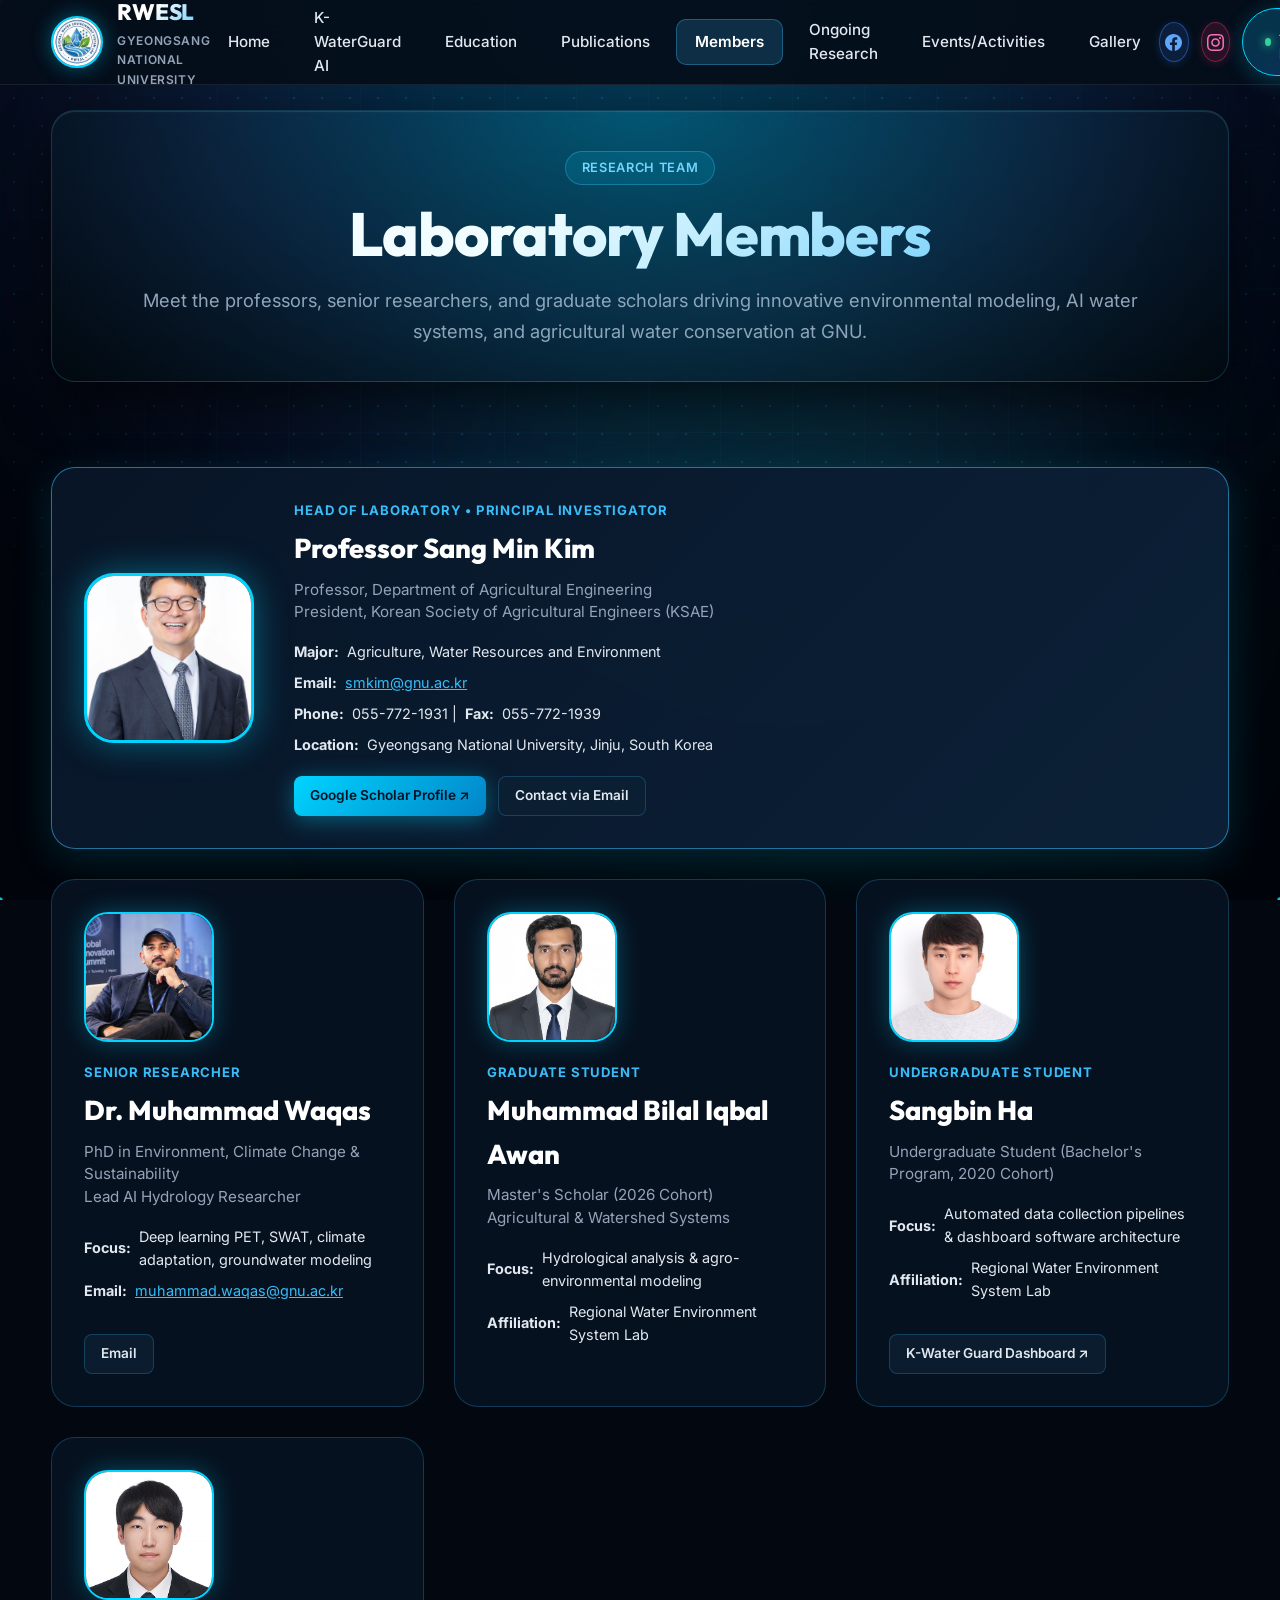
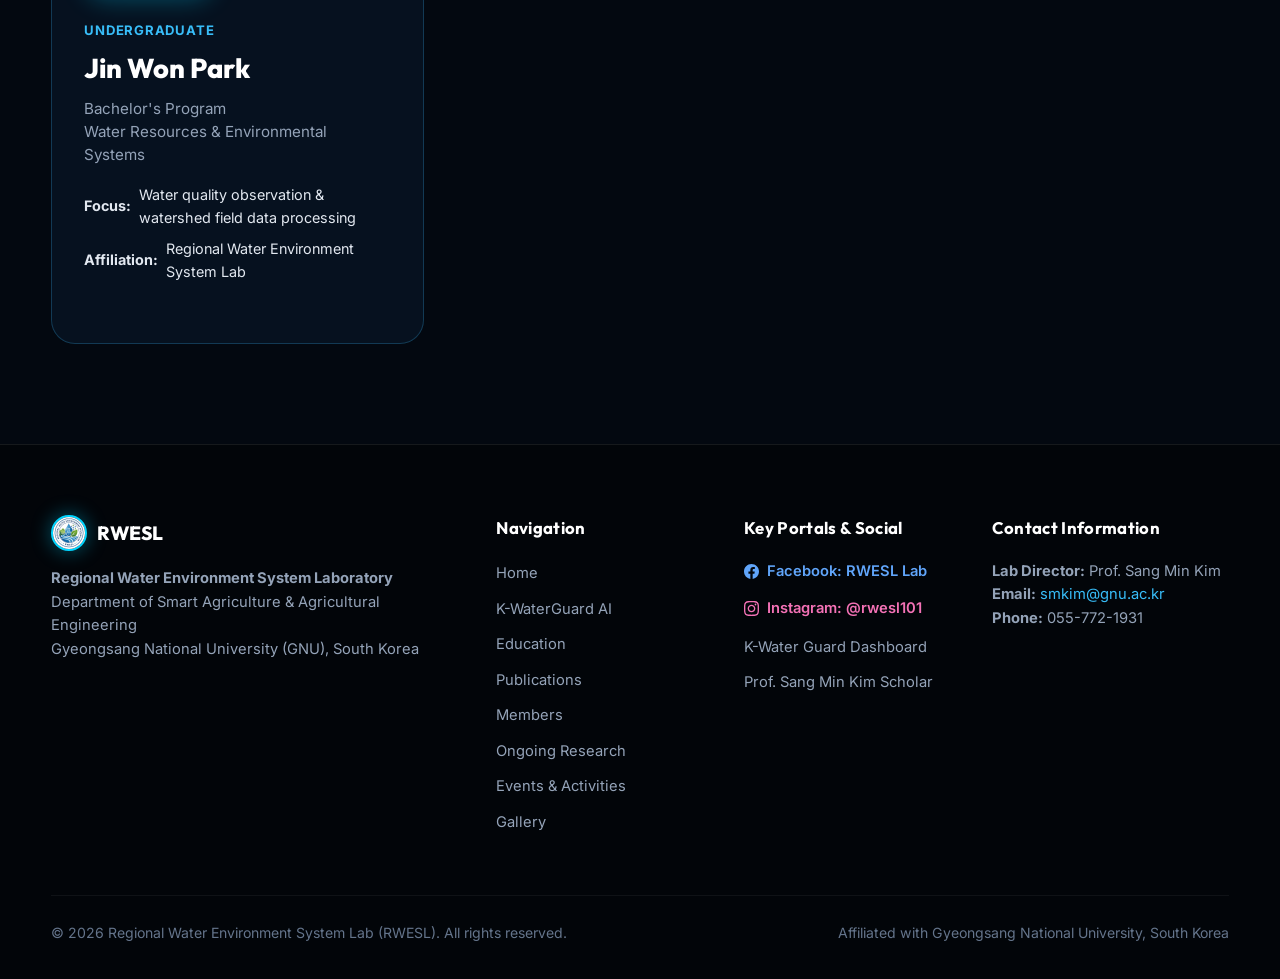
<file: members.html>
<!DOCTYPE html>
<html lang="en">
<head>
  <meta charset="UTF-8">
  <meta name="viewport" content="width=device-width, initial-scale=1.0">
  <meta name="description" content="Research Team & Members of the Regional Water Environment System Lab (RWESL) at Gyeongsang National University.">
  <title>Members | RWESL - Regional Water Environment System Lab</title>
  
  <link rel="preconnect" href="https://fonts.googleapis.com">
  <link rel="preconnect" href="https://fonts.gstatic.com" crossorigin>
  <link href="https://fonts.googleapis.com/css2?family=Inter:wght@400;500;600;700&family=Outfit:wght@500;600;700;800;900&family=Space+Grotesk:wght@500;700&display=swap" rel="stylesheet">
  <link rel="stylesheet" href="assets/css/style.css">
  <style>
    .team-grid {
      display: grid;
      grid-template-columns: repeat(auto-fill, minmax(360px, 1fr));
      gap: 30px;
      margin-top: 40px;
      width: 100%;
    }

    .member-card {
      background: var(--bg-surface);
      border: 1px solid var(--border-glass);
      border-radius: var(--radius-lg);
      padding: 32px;
      backdrop-filter: blur(16px);
      transition: var(--transition);
      display: flex;
      flex-direction: column;
      position: relative;
    }

    .member-card:hover {
      border-color: var(--border-glow);
      transform: translateY(-5px);
      box-shadow: var(--shadow-glow);
    }

    .member-card-pi {
      border-color: var(--border-glow);
      background: linear-gradient(135deg, rgba(8, 22, 40, 0.95), rgba(12, 34, 58, 0.95));
      grid-column: 1 / -1;
      display: grid;
      grid-template-columns: auto 1fr;
      gap: 40px;
      align-items: center;
      box-shadow: 0 10px 40px rgba(0, 212, 255, 0.15);
    }

    @media (max-width: 820px) {
      .member-card-pi {
        grid-template-columns: 1fr;
        text-align: center;
      }
    }

    .member-photo-frame {
      width: 130px;
      height: 130px;
      border-radius: 24px;
      overflow: hidden;
      border: 2px solid var(--cyan-bright);
      box-shadow: 0 0 25px rgba(0, 212, 255, 0.3);
      position: relative;
      flex-shrink: 0;
      background: #02060b;
    }

    .member-photo-pi {
      width: 170px;
      height: 170px;
      border-radius: 30px;
      border: 3px solid var(--cyan-bright);
      box-shadow: 0 0 35px rgba(0, 212, 255, 0.4);
      margin: 0 auto;
    }

    .member-img {
      width: 100%;
      height: 100%;
      object-fit: cover;
      transition: transform 0.4s ease;
    }

    .member-card:hover .member-img {
      transform: scale(1.06);
    }

    .member-role {
      font-size: 0.82rem;
      font-weight: 700;
      color: var(--cyan);
      text-transform: uppercase;
      letter-spacing: 0.06em;
      margin-bottom: 6px;
    }

    .member-name {
      font-family: var(--font-heading);
      font-size: 1.7rem;
      font-weight: 800;
      color: #ffffff;
      margin-bottom: 8px;
    }

    .member-major {
      font-size: 0.95rem;
      color: var(--text-muted);
      margin-bottom: 16px;
      line-height: 1.5;
    }

    .member-info-list {
      list-style: none;
      font-size: 0.9rem;
      color: var(--text-secondary);
      margin-bottom: 20px;
    }

    .member-info-list li {
      margin-bottom: 8px;
      display: flex;
      align-items: center;
      gap: 8px;
    }

    .member-actions {
      display: flex;
      gap: 12px;
      flex-wrap: wrap;
      margin-top: auto;
    }

    .btn-sm {
      padding: 8px 16px;
      font-size: 0.85rem;
      border-radius: 8px;
    }
  </style>
</head>
<body>

  <!-- Full Screen Modern Hydrological & Telemetry Background -->
  <div class="page-bg-system">
    <canvas id="ambientCanvas"></canvas>
    <div class="bg-topo-overlay"></div>
    <div class="bg-radial-glow"></div>
    <div class="bg-secondary-glow"></div>
    <div class="bg-mesh-grid"></div>
  </div>

  <!-- Navigation -->
  <header class="site-header">
    <div class="container">
      <div class="nav-wrap">
        <a href="index.html" class="brand-link">
          <img src="assets/images/rwesl_logo_circle.png" alt="RWESL Logo" class="brand-logo-img">
          <div class="brand-info">
            <span class="brand-title">RWESL</span>
            <span class="brand-sub">Gyeongsang National University</span>
          </div>
        </a>

        <ul class="nav-links">
          <li class="nav-item"><a href="index.html">Home</a></li>
          <li class="nav-item"><a href="k-waterguard-ai.html">K-WaterGuard AI</a></li>
          <li class="nav-item"><a href="education.html">Education</a></li>
          <li class="nav-item"><a href="publications.html">Publications</a></li>
          <li class="nav-item active"><a href="members.html">Members</a></li>
          <li class="nav-item"><a href="ongoing-research.html">Ongoing Research</a></li>
          <li class="nav-item"><a href="events.html">Events/Activities</a></li>
          <li class="nav-item"><a href="gallery.html">Gallery</a></li>
        </ul>

        <div class="nav-actions">
          <a href="https://www.facebook.com/profile.php?id=61585237073673" target="_blank" rel="noopener noreferrer" class="btn-nav-social" title="Follow RWESL on Facebook" aria-label="RWESL Facebook Page">
            <svg width="17" height="17" viewBox="0 0 24 24" fill="currentColor">
              <path d="M24 12.073c0-6.627-5.373-12-12-12s-12 5.373-12 12c0 5.99 4.388 10.954 10.125 11.854v-8.385H7.078v-3.47h3.047V9.43c0-3.007 1.792-4.669 4.533-4.669 1.312 0 2.686.235 2.686.235v2.953H15.83c-1.491 0-1.956.925-1.956 1.874v2.25h3.328l-.532 3.47h-2.796v8.385C19.612 23.027 24 18.062 24 12.073z"/>
            </svg>
          </a>
          <a href="https://www.instagram.com/rwesl101/" target="_blank" rel="noopener noreferrer" class="btn-nav-social btn-nav-insta" title="Follow RWESL on Instagram" aria-label="RWESL Instagram Page">
            <svg width="17" height="17" viewBox="0 0 24 24" fill="currentColor">
              <path d="M12 2.163c3.204 0 3.584.012 4.85.07 3.252.148 4.771 1.691 4.919 4.919.058 1.265.069 1.645.069 4.849 0 3.205-.012 3.584-.069 4.849-.149 3.225-1.664 4.771-4.919 4.919-1.266.058-1.644.07-4.85.07-3.204 0-3.584-.012-4.849-.07-3.26-.149-4.771-1.699-4.919-4.92-.058-1.265-.07-1.644-.07-4.849 0-3.204.013-3.583.07-4.849.149-3.227 1.664-4.771 4.919-4.919 1.266-.057 1.645-.069 4.849-.069zm0-2.163c-3.259 0-3.667.014-4.947.072-4.358.2-6.78 2.618-6.98 6.98-.059 1.281-.073 1.689-.073 4.948 0 3.259.014 3.668.072 4.948.2 4.358 2.618 6.78 6.98 6.98 1.281.058 1.689.072 4.948.072 3.259 0 3.668-.014 4.948-.072 4.354-.2 6.782-2.618 6.979-6.98.059-1.28.073-1.689.073-4.948 0-3.259-.014-3.667-.072-4.947-.196-4.354-2.617-6.78-6.979-6.98-1.281-.059-1.69-.073-4.949-.073zm0 5.838c-3.403 0-6.162 2.759-6.162 6.162s2.759 6.163 6.162 6.163 6.162-2.759 6.162-6.163c0-3.403-2.759-6.162-6.162-6.162zm0 10.162c-2.209 0-4-1.79-4-4 0-2.209 1.791-4 4-4s4 1.791 4 4c0 2.21-1.791 4-4 4zm6.406-11.845c-.796 0-1.441.645-1.441 1.44s.645 1.44 1.441 1.44c.795 0 1.439-.645 1.439-1.44s-.644-1.44-1.439-1.44z"/>
            </svg>
          </a>
          <a href="https://muhammadwaqas07171991-tech.github.io/k-waterguard-dashboard/" target="_blank" rel="noopener noreferrer" class="btn-nav-agent">
            <span class="pulse-indicator"></span>
            AI Agent Dashboard
          </a>
        </div>
      </div>
    </div>
  </header>

  <main class="main-content">
    <div class="container">
      <section class="page-hero">
        <div class="badge badge-cyan">Research Team</div>
        <h1 class="page-title">Laboratory Members</h1>
        <p class="page-desc">
          Meet the professors, senior researchers, and graduate scholars driving innovative environmental modeling, AI water systems, and agricultural water conservation at GNU.
        </p>
      </section>
    </div>

    <section class="section-py" style="padding-top: 10px;">
      <div class="container">
        
        <div class="team-grid">
          
          <!-- PI: Professor Sang Min Kim -->
          <div class="member-card member-card-pi">
            <div class="member-photo-frame member-photo-pi">
              <img src="assets/images/team/prof_sang_min_kim.jpg" alt="Prof. Sang Min Kim" class="member-img">
            </div>
            <div>
              <div class="member-role">Head of Laboratory • Principal Investigator</div>
              <h2 class="member-name">Professor Sang Min Kim</h2>
              <div class="member-major">
                Professor, Department of Agricultural Engineering<br>
                President, Korean Society of Agricultural Engineers (KSAE)
              </div>
              
              <ul class="member-info-list">
                <li><strong>Major:</strong> Agriculture, Water Resources and Environment</li>
                <li><strong>Email:</strong> <a href="mailto:smkim@gnu.ac.kr" style="color: var(--cyan);">smkim@gnu.ac.kr</a></li>
                <li><strong>Phone:</strong> 055-772-1931 | <strong>Fax:</strong> 055-772-1939</li>
                <li><strong>Location:</strong> Gyeongsang National University, Jinju, South Korea</li>
              </ul>

              <div class="member-actions">
                <a href="https://scholar.google.com/citations?hl=en&user=FlIcy9gAAAAJ" target="_blank" rel="noopener noreferrer" class="btn btn-primary btn-sm">
                  Google Scholar Profile ↗
                </a>
                <a href="mailto:smkim@gnu.ac.kr" class="btn btn-secondary btn-sm">
                  Contact via Email
                </a>
              </div>
            </div>
          </div>

          <!-- Senior Researcher: Dr. Muhammad Waqas -->
          <div class="member-card">
            <div class="member-photo-frame" style="margin-bottom: 20px;">
              <img src="assets/images/team/dr_muhammad_waqas.jpg" alt="Dr. Muhammad Waqas" class="member-img">
            </div>
            <div class="member-role">Senior Researcher</div>
            <h3 class="member-name">Dr. Muhammad Waqas</h3>
            <div class="member-major">
              PhD in Environment, Climate Change & Sustainability<br>
              Lead AI Hydrology Researcher
            </div>

            <ul class="member-info-list">
              <li><strong>Focus:</strong> Deep learning PET, SWAT, climate adaptation, groundwater modeling</li>
              <li><strong>Email:</strong> <a href="mailto:muhammad.waqas@gnu.ac.kr" style="color: var(--cyan);">muhammad.waqas@gnu.ac.kr</a></li>
            </ul>

            <div class="member-actions">
              <a href="mailto:muhammad.waqas@gnu.ac.kr" class="btn btn-secondary btn-sm">
                Email
              </a>
            </div>
          </div>

          <!-- Masters Scholar: Muhammad Bilal Iqbal Awan -->
          <div class="member-card">
            <div class="member-photo-frame" style="margin-bottom: 20px;">
              <img src="assets/images/team/muhammad_bilal.jpg" alt="Muhammad Bilal Iqbal Awan" class="member-img">
            </div>
            <div class="member-role">Graduate Student</div>
            <h3 class="member-name">Muhammad Bilal Iqbal Awan</h3>
            <div class="member-major">
              Master's Scholar (2026 Cohort)<br>
              Agricultural & Watershed Systems
            </div>

            <ul class="member-info-list">
              <li><strong>Focus:</strong> Hydrological analysis & agro-environmental modeling</li>
              <li><strong>Affiliation:</strong> Regional Water Environment System Lab</li>
            </ul>
          </div>

          <!-- Undergraduate Student: Sangbin Ha -->
          <div class="member-card">
            <div class="member-photo-frame" style="margin-bottom: 20px;">
              <img src="assets/images/team/sangbin_ha.jpg" alt="Sangbin Ha" class="member-img">
            </div>
            <div class="member-role">Undergraduate Student</div>
            <h3 class="member-name">Sangbin Ha</h3>
            <div class="member-major">
              Undergraduate Student (Bachelor's Program, 2020 Cohort)
            </div>

            <ul class="member-info-list">
              <li><strong>Focus:</strong> Automated data collection pipelines & dashboard software architecture</li>
              <li><strong>Affiliation:</strong> Regional Water Environment System Lab</li>
            </ul>

            <div class="member-actions">
              <a href="https://muhammadwaqas07171991-tech.github.io/k-waterguard-dashboard/" target="_blank" class="btn btn-secondary btn-sm">
                K-Water Guard Dashboard ↗
              </a>
            </div>
          </div>

          <!-- Undergraduate: Jin Won Park -->
          <div class="member-card">
            <div class="member-photo-frame" style="margin-bottom: 20px;">
              <img src="assets/images/team/jin_won_park.jpg?v=20261019" alt="Jin Won Park" class="member-img" style="object-position: top center;">
            </div>
            <div class="member-role">Undergraduate</div>
            <h3 class="member-name">Jin Won Park</h3>
            <div class="member-major">
              Bachelor's Program<br>
              Water Resources & Environmental Systems
            </div>

            <ul class="member-info-list">
              <li><strong>Focus:</strong> Water quality observation & watershed field data processing</li>
              <li><strong>Affiliation:</strong> Regional Water Environment System Lab</li>
            </ul>
          </div>

        </div>

      </div>
    </section>
  </main>

  <!-- Footer -->
  <footer class="site-footer">
    <div class="container">
      <div class="footer-grid">
        <div class="footer-col">
          <div style="display: flex; align-items: center; gap: 10px; margin-bottom: 16px;">
            <img src="assets/images/rwesl_logo_circle.png" alt="RWESL Logo" class="brand-logo-img" style="width: 36px; height: 36px;">
            <span style="font-family: var(--font-heading); font-weight: 800; font-size: 1.2rem; color: #fff;">RWESL</span>
          </div>
          <p>
            <strong>Regional Water Environment System Laboratory</strong><br>
            Department of Smart Agriculture & Agricultural Engineering<br>
            Gyeongsang National University (GNU), South Korea
          </p>
        </div>

        <div class="footer-col">
          <h4>Navigation</h4>
          <ul class="footer-links">
            <li><a href="index.html">Home</a></li>
            <li><a href="k-waterguard-ai.html">K-WaterGuard AI</a></li>
            <li><a href="education.html">Education</a></li>
            <li><a href="publications.html">Publications</a></li>
            <li><a href="members.html">Members</a></li>
            <li><a href="ongoing-research.html">Ongoing Research</a></li>
            <li><a href="events.html">Events & Activities</a></li>
            <li><a href="gallery.html">Gallery</a></li>
          </ul>
        </div>

        <div class="footer-col">
          <h4>Key Portals & Social</h4>
          <ul class="footer-links">
            <li><a href="https://www.facebook.com/profile.php?id=61585237073673" target="_blank" rel="noopener noreferrer" style="color: #60a5fa; font-weight: 600; display: inline-flex; align-items: center; gap: 8px;">
              <svg width="15" height="15" viewBox="0 0 24 24" fill="currentColor">
                <path d="M24 12.073c0-6.627-5.373-12-12-12s-12 5.373-12 12c0 5.99 4.388 10.954 10.125 11.854v-8.385H7.078v-3.47h3.047V9.43c0-3.007 1.792-4.669 4.533-4.669 1.312 0 2.686.235 2.686.235v2.953H15.83c-1.491 0-1.956.925-1.956 1.874v2.25h3.328l-.532 3.47h-2.796v8.385C19.612 23.027 24 18.062 24 12.073z"/>
              </svg>
              Facebook: RWESL Lab
            </a></li>
            <li><a href="https://www.instagram.com/rwesl101/" target="_blank" rel="noopener noreferrer" style="color: #f472b6; font-weight: 600; display: inline-flex; align-items: center; gap: 8px;">
              <svg width="15" height="15" viewBox="0 0 24 24" fill="currentColor">
                <path d="M12 2.163c3.204 0 3.584.012 4.85.07 3.252.148 4.771 1.691 4.919 4.919.058 1.265.069 1.645.069 4.849 0 3.205-.012 3.584-.069 4.849-.149 3.225-1.664 4.771-4.919 4.919-1.266.058-1.644.07-4.85.07-3.204 0-3.584-.012-4.849-.07-3.26-.149-4.771-1.699-4.919-4.92-.058-1.265-.07-1.644-.07-4.849 0-3.204.013-3.583.07-4.849.149-3.227 1.664-4.771 4.919-4.919 1.266-.057 1.645-.069 4.849-.069zm0-2.163c-3.259 0-3.667.014-4.947.072-4.358.2-6.78 2.618-6.98 6.98-.059 1.281-.073 1.689-.073 4.948 0 3.259.014 3.668.072 4.948.2 4.358 2.618 6.78 6.98 6.98 1.281.058 1.689.072 4.948.072 3.259 0 3.668-.014 4.948-.072 4.354-.2 6.782-2.618 6.979-6.98.059-1.28.073-1.689.073-4.948 0-3.259-.014-3.667-.072-4.947-.196-4.354-2.617-6.78-6.979-6.98-1.281-.059-1.69-.073-4.949-.073zm0 5.838c-3.403 0-6.162 2.759-6.162 6.162s2.759 6.163 6.162 6.163 6.162-2.759 6.162-6.163c0-3.403-2.759-6.162-6.162-6.162zm0 10.162c-2.209 0-4-1.79-4-4 0-2.209 1.791-4 4-4s4 1.791 4 4c0 2.21-1.791 4-4 4zm6.406-11.845c-.796 0-1.441.645-1.441 1.44s.645 1.44 1.441 1.44c.795 0 1.439-.645 1.439-1.44s-.644-1.44-1.439-1.44z"/>
              </svg>
              Instagram: @rwesl101
            </a></li>
            <li><a href="https://muhammadwaqas07171991-tech.github.io/k-waterguard-dashboard/" target="_blank">K-Water Guard Dashboard</a></li>
            <li><a href="https://scholar.google.com/citations?hl=en&user=FlIcy9gAAAAJ" target="_blank">Prof. Sang Min Kim Scholar</a></li>
          </ul>
        </div>

        <div class="footer-col">
          <h4>Contact Information</h4>
          <p>
            <strong>Lab Director:</strong> Prof. Sang Min Kim<br>
            <strong>Email:</strong> <a href="mailto:smkim@gnu.ac.kr" style="color: var(--cyan); text-decoration: none;">smkim@gnu.ac.kr</a><br>
            <strong>Phone:</strong> 055-772-1931
          </p>
        </div>
      </div>

      <div class="footer-bottom">
        <div>&copy; 2026 Regional Water Environment System Lab (RWESL). All rights reserved.</div>
        <div>Affiliated with Gyeongsang National University, South Korea</div>
      </div>
    </div>
  </footer>

  <script src="assets/js/main.js"></script>
</body>
</html>
</file>
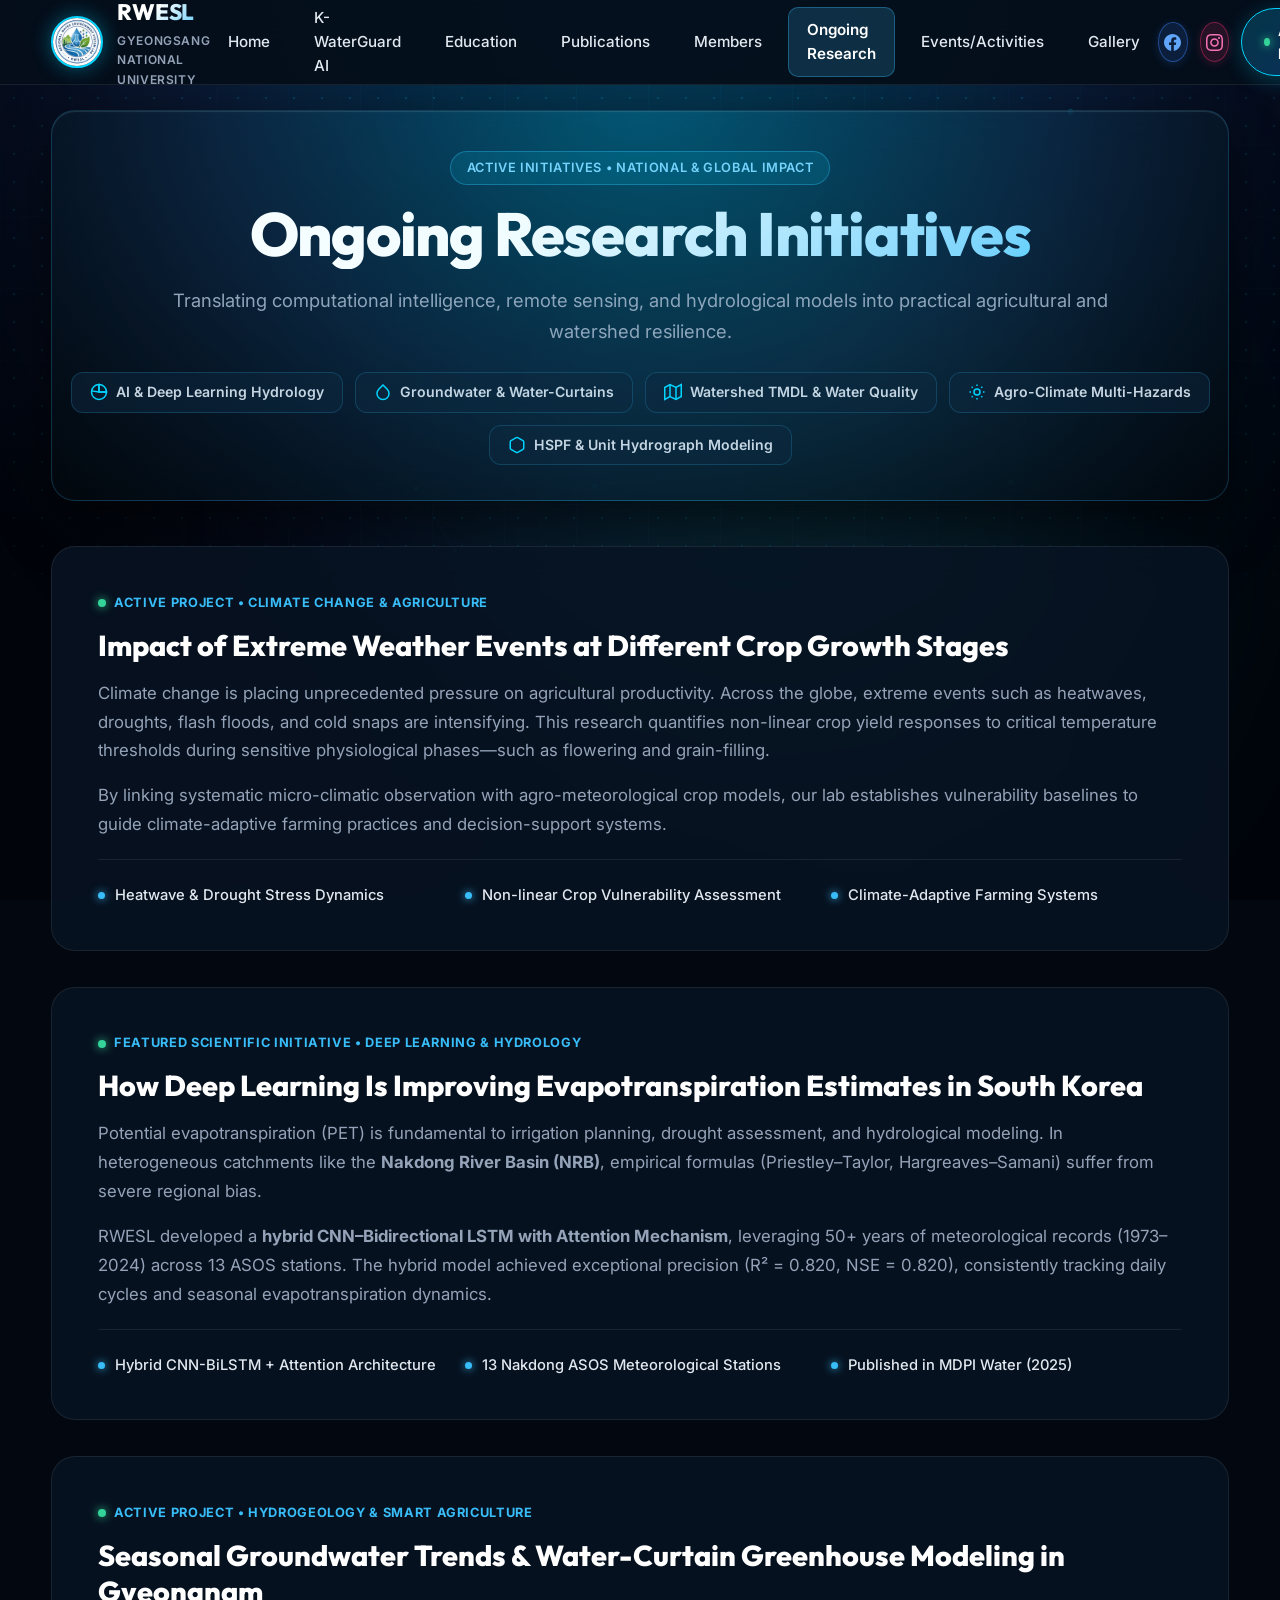
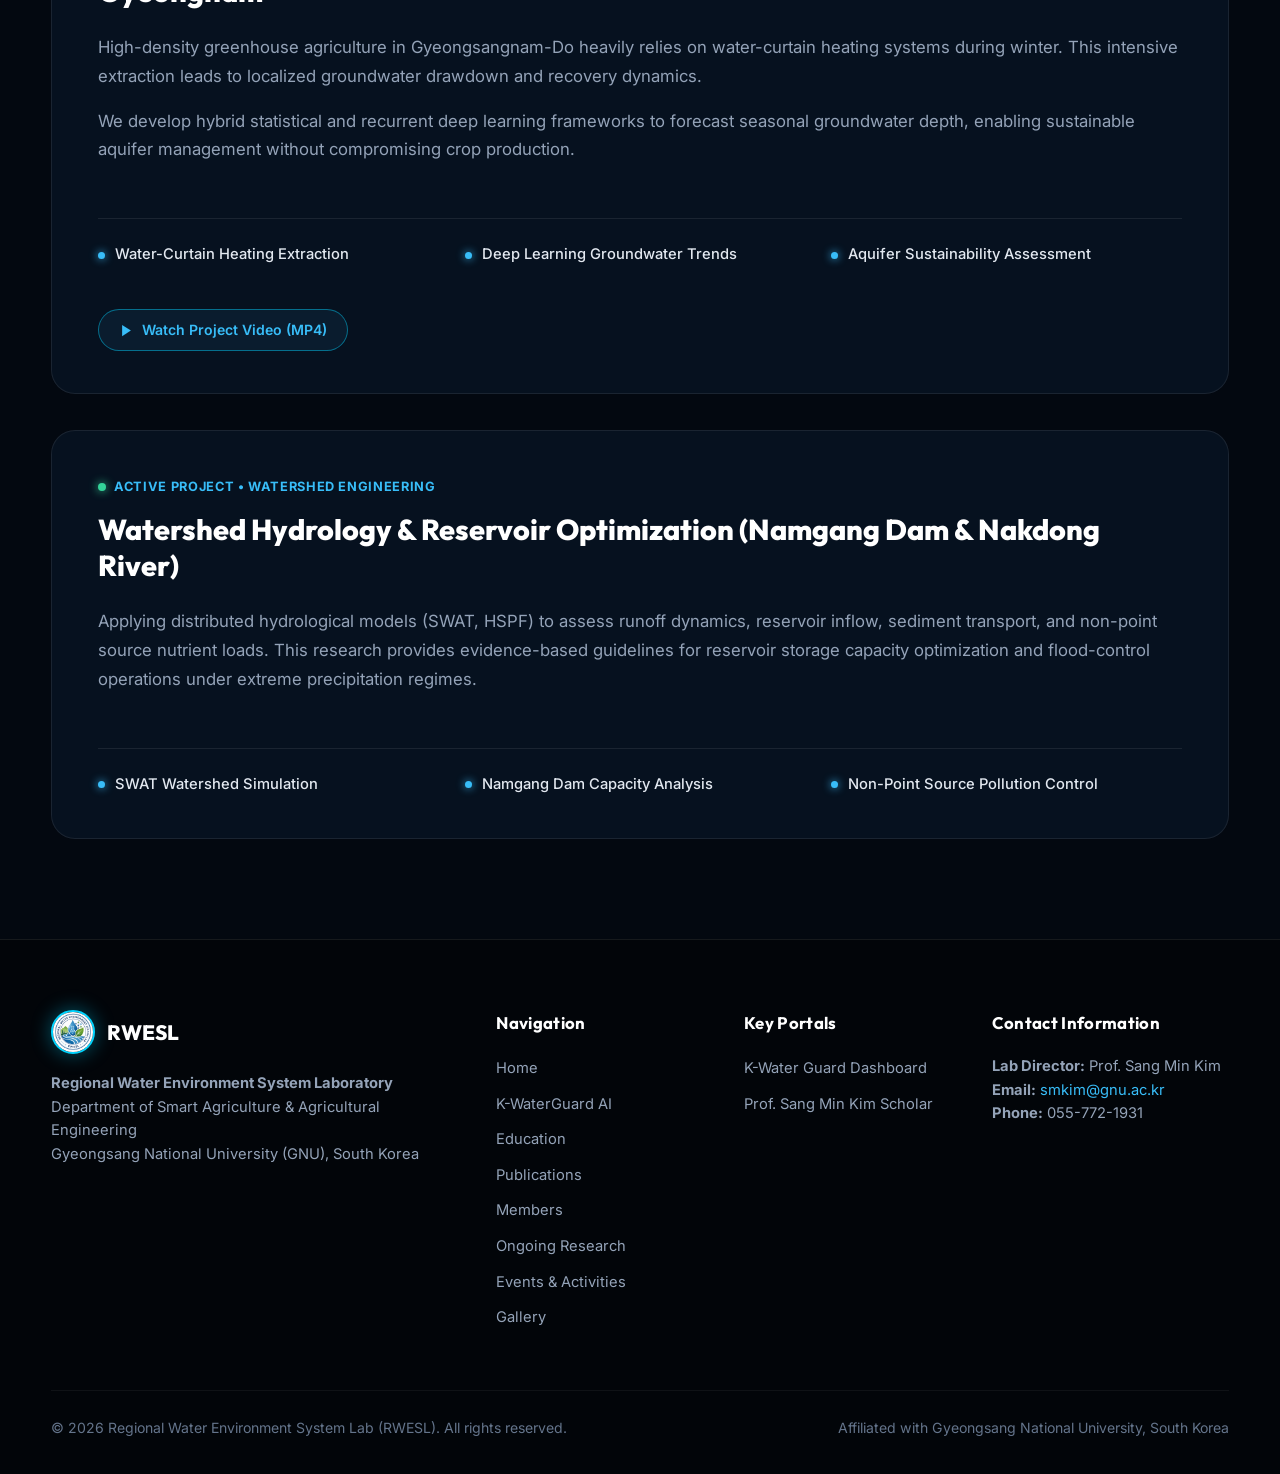
<file: ongoing-research.html>
<!DOCTYPE html>
<html lang="en">
<head>
  <meta charset="UTF-8">
  <meta name="viewport" content="width=device-width, initial-scale=1.0">
  <meta name="description" content="Ongoing Research Projects and Scientific Initiatives at the Regional Water Environment System Lab (RWESL).">
  <title>Ongoing Research | RWESL - Regional Water Environment System Lab</title>
  
  <link rel="preconnect" href="https://fonts.googleapis.com">
  <link rel="preconnect" href="https://fonts.gstatic.com" crossorigin>
  <link href="https://fonts.googleapis.com/css2?family=Inter:wght@400;500;600;700&family=Outfit:wght@500;600;700;800;900&family=Space+Grotesk:wght@500;700&display=swap" rel="stylesheet">
  <link rel="stylesheet" href="assets/css/style.css">
  <style>
    .project-grid {
      display: flex;
      flex-direction: column;
      gap: 36px;
      width: 100%;
      margin: 0 auto;
    }

    .project-card {
      background: var(--bg-surface);
      border: 1px solid var(--border-subtle);
      border-radius: var(--radius-lg);
      padding: 42px 46px;
      backdrop-filter: blur(16px);
      -webkit-backdrop-filter: blur(16px);
      transition: var(--transition);
      display: grid;
      grid-template-columns: 1fr;
      gap: 24px;
      position: relative;
    }

    .project-card:hover {
      border-color: var(--border-glow);
      transform: translateY(-4px);
      box-shadow: var(--shadow-glow);
    }

    .project-status {
      display: inline-flex;
      align-items: center;
      gap: 8px;
      font-size: 0.8rem;
      font-weight: 700;
      text-transform: uppercase;
      letter-spacing: 0.05em;
      color: var(--cyan);
    }

    .project-title {
      font-family: var(--font-heading);
      font-size: 1.8rem;
      font-weight: 800;
      color: #ffffff;
      line-height: 1.25;
    }

    .project-desc {
      color: var(--text-muted);
      font-size: 1.05rem;
      line-height: 1.72;
    }

    .project-desc p {
      margin-bottom: 16px;
    }

    .project-features {
      display: grid;
      grid-template-columns: repeat(3, 1fr);
      gap: 16px;
      margin-top: 14px;
      padding-top: 24px;
      border-top: 1px solid var(--border-subtle);
    }

    @media (max-width: 1024px) {
      .project-card {
        grid-template-columns: 1fr !important;
        padding: 28px !important;
      }
      .project-features {
        grid-template-columns: 1fr !important;
      }
    }

    .feature-item {
      display: flex;
      align-items: center;
      gap: 10px;
      font-size: 0.92rem;
      color: var(--text-secondary);
      font-weight: 500;
    }

    .feature-dot {
      width: 7px;
      height: 7px;
      border-radius: 50%;
      background: var(--cyan);
      box-shadow: 0 0 8px var(--cyan);
    }
  </style>
</head>
<body>

  <!-- Full Screen Modern Hydrological & Telemetry Background -->
  <div class="page-bg-system">
    <canvas id="ambientCanvas"></canvas>
    <div class="bg-topo-overlay"></div>
    <div class="bg-radial-glow"></div>
    <div class="bg-secondary-glow"></div>
    <div class="bg-mesh-grid"></div>
  </div>

  <!-- Navigation -->
  <header class="site-header">
    <div class="container">
      <div class="nav-wrap">
        <a href="index.html" class="brand-link">
          <img src="assets/images/rwesl_logo_circle.png" alt="RWESL Logo" class="brand-logo-img">
          <div class="brand-info">
            <span class="brand-title">RWESL</span>
            <span class="brand-sub">Gyeongsang National University</span>
          </div>
        </a>

        <ul class="nav-links">
          <li class="nav-item"><a href="index.html">Home</a></li>
          <li class="nav-item"><a href="k-waterguard-ai.html">K-WaterGuard AI</a></li>
          <li class="nav-item"><a href="education.html">Education</a></li>
          <li class="nav-item"><a href="publications.html">Publications</a></li>
          <li class="nav-item"><a href="members.html">Members</a></li>
          <li class="nav-item active"><a href="ongoing-research.html">Ongoing Research</a></li>
          <li class="nav-item"><a href="events.html">Events/Activities</a></li>
          <li class="nav-item"><a href="gallery.html">Gallery</a></li>
        </ul>

        <div class="nav-actions">
          <a href="https://www.facebook.com/profile.php?id=61585237073673" target="_blank" rel="noopener noreferrer" class="btn-nav-social" title="Follow RWESL on Facebook" aria-label="RWESL Facebook Page">
            <svg width="17" height="17" viewBox="0 0 24 24" fill="currentColor">
              <path d="M24 12.073c0-6.627-5.373-12-12-12s-12 5.373-12 12c0 5.99 4.388 10.954 10.125 11.854v-8.385H7.078v-3.47h3.047V9.43c0-3.007 1.792-4.669 4.533-4.669 1.312 0 2.686.235 2.686.235v2.953H15.83c-1.491 0-1.956.925-1.956 1.874v2.25h3.328l-.532 3.47h-2.796v8.385C19.612 23.027 24 18.062 24 12.073z"/>
            </svg>
          </a>
          <a href="https://www.instagram.com/rwesl101/" target="_blank" rel="noopener noreferrer" class="btn-nav-social btn-nav-insta" title="Follow RWESL on Instagram" aria-label="RWESL Instagram Page">
            <svg width="17" height="17" viewBox="0 0 24 24" fill="currentColor">
              <path d="M12 2.163c3.204 0 3.584.012 4.85.07 3.252.148 4.771 1.691 4.919 4.919.058 1.265.069 1.645.069 4.849 0 3.205-.012 3.584-.069 4.849-.149 3.225-1.664 4.771-4.919 4.919-1.266.058-1.644.07-4.85.07-3.204 0-3.584-.012-4.849-.07-3.26-.149-4.771-1.699-4.919-4.92-.058-1.265-.07-1.644-.07-4.849 0-3.204.013-3.583.07-4.849.149-3.227 1.664-4.771 4.919-4.919 1.266-.057 1.645-.069 4.849-.069zm0-2.163c-3.259 0-3.667.014-4.947.072-4.358.2-6.78 2.618-6.98 6.98-.059 1.281-.073 1.689-.073 4.948 0 3.259.014 3.668.072 4.948.2 4.358 2.618 6.78 6.98 6.98 1.281.058 1.689.072 4.948.072 3.259 0 3.668-.014 4.948-.072 4.354-.2 6.782-2.618 6.979-6.98.059-1.28.073-1.689.073-4.948 0-3.259-.014-3.667-.072-4.947-.196-4.354-2.617-6.78-6.979-6.98-1.281-.059-1.69-.073-4.949-.073zm0 5.838c-3.403 0-6.162 2.759-6.162 6.162s2.759 6.163 6.162 6.163 6.162-2.759 6.162-6.163c0-3.403-2.759-6.162-6.162-6.162zm0 10.162c-2.209 0-4-1.79-4-4 0-2.209 1.791-4 4-4s4 1.791 4 4c0 2.21-1.791 4-4 4zm6.406-11.845c-.796 0-1.441.645-1.441 1.44s.645 1.44 1.441 1.44c.795 0 1.439-.645 1.439-1.44s-.644-1.44-1.439-1.44z"/>
            </svg>
          </a>
          <a href="https://muhammadwaqas07171991-tech.github.io/k-waterguard-dashboard/" target="_blank" rel="noopener noreferrer" class="btn-nav-agent">
            <span class="pulse-indicator"></span>
            AI Agent Dashboard
          </a>
        </div>
      </div>
    </div>
  </header>

  <main class="main-content">
    
    <!-- Crisp Vector Hero Header -->
    <div class="container">
      <section class="page-hero">
        <div class="badge badge-cyan">Active Initiatives • National & Global Impact</div>
        <h1 class="page-title">Ongoing Research Initiatives</h1>
        <p class="page-desc">
          Translating computational intelligence, remote sensing, and hydrological models into practical agricultural and watershed resilience.
        </p>

        <div class="hero-feature-tags">
          <div class="hero-tag-item">
            <svg width="18" height="18" viewBox="0 0 24 24" fill="none" stroke="currentColor" stroke-width="2">
              <path d="M12 2a10 10 0 1 0 10 10H12V2z"/>
              <path d="M12 2a10 10 0 0 1 10 10h-10V2z"/>
              <path d="M12 12 2.1 10.5"/>
            </svg>
            AI & Deep Learning Hydrology
          </div>
          <div class="hero-tag-item">
            <svg width="18" height="18" viewBox="0 0 24 24" fill="none" stroke="currentColor" stroke-width="2">
              <path d="M12 2.69l5.66 5.66a8 8 0 1 1-11.31 0z"/>
            </svg>
            Groundwater & Water-Curtains
          </div>
          <div class="hero-tag-item">
            <svg width="18" height="18" viewBox="0 0 24 24" fill="none" stroke="currentColor" stroke-width="2">
              <polygon points="1 6 1 22 8 18 16 22 23 18 23 2 16 6 8 2 1 6"/>
              <line x1="8" y1="2" x2="8" y2="18"/>
              <line x1="16" y1="6" x2="16" y2="22"/>
            </svg>
            Watershed TMDL & Water Quality
          </div>
          <div class="hero-tag-item">
            <svg width="18" height="18" viewBox="0 0 24 24" fill="none" stroke="currentColor" stroke-width="2">
              <circle cx="12" cy="12" r="4"/>
              <path d="M12 2v2M12 20v2M4.93 4.93l1.41 1.41M17.66 17.66l1.41 1.41M2 12h2M20 12h2M6.34 17.66l-1.41 1.41M19.07 4.93l-1.41 1.41"/>
            </svg>
            Agro-Climate Multi-Hazards
          </div>
          <div class="hero-tag-item">
            <svg width="18" height="18" viewBox="0 0 24 24" fill="none" stroke="currentColor" stroke-width="2">
              <path d="M21 16V8a2 2 0 0 0-1-1.73l-7-4a2 2 0 0 0-2 0l-7 4A2 2 0 0 0 3 8v8a2 2 0 0 0 1 1.73l7 4a2 2 0 0 0 2 0l7-4A2 2 0 0 0 21 16z"/>
            </svg>
            HSPF & Unit Hydrograph Modeling
          </div>
        </div>
      </section>
    </div>

    <section class="section-py" style="padding-top: 10px;">
      <div class="container">
        <div class="project-grid">
          
          <!-- Project 1: Extreme Weather & Crop Growth Stages -->
          <div class="project-card">
            <div>
              <div class="project-status">
                <span class="pulse-indicator"></span>
                Active Project • Climate Change & Agriculture
              </div>
              <h2 class="project-title" style="margin-top: 12px;">Impact of Extreme Weather Events at Different Crop Growth Stages</h2>
              <div class="project-desc" style="margin-top: 16px;">
                <p>
                  Climate change is placing unprecedented pressure on agricultural productivity. Across the globe, extreme events such as heatwaves, droughts, flash floods, and cold snaps are intensifying. This research quantifies non-linear crop yield responses to critical temperature thresholds during sensitive physiological phases—such as flowering and grain-filling.
                </p>
                <p>
                  By linking systematic micro-climatic observation with agro-meteorological crop models, our lab establishes vulnerability baselines to guide climate-adaptive farming practices and decision-support systems.
                </p>
              </div>

              <div class="project-features" style="margin-top: 20px;">
                <div class="feature-item"><span class="feature-dot"></span> Heatwave & Drought Stress Dynamics</div>
                <div class="feature-item"><span class="feature-dot"></span> Non-linear Crop Vulnerability Assessment</div>
                <div class="feature-item"><span class="feature-dot"></span> Climate-Adaptive Farming Systems</div>
              </div>
            </div>
          </div>

          <!-- Project 2: Deep Learning Evapotranspiration in Nakdong Basin -->
          <div class="project-card">
            <div>
              <div class="project-status">
                <span class="pulse-indicator"></span>
                Featured Scientific Initiative • Deep Learning & Hydrology
              </div>
              <h2 class="project-title" style="margin-top: 12px;">How Deep Learning Is Improving Evapotranspiration Estimates in South Korea</h2>
              <div class="project-desc" style="margin-top: 16px;">
                <p>
                  Potential evapotranspiration (PET) is fundamental to irrigation planning, drought assessment, and hydrological modeling. In heterogeneous catchments like the <strong>Nakdong River Basin (NRB)</strong>, empirical formulas (Priestley–Taylor, Hargreaves–Samani) suffer from severe regional bias.
                </p>
                <p>
                  RWESL developed a <strong>hybrid CNN–Bidirectional LSTM with Attention Mechanism</strong>, leveraging 50+ years of meteorological records (1973–2024) across 13 ASOS stations. The hybrid model achieved exceptional precision (R² = 0.820, NSE = 0.820), consistently tracking daily cycles and seasonal evapotranspiration dynamics.
                </p>
              </div>

              <div class="project-features" style="margin-top: 20px;">
                <div class="feature-item"><span class="feature-dot"></span> Hybrid CNN-BiLSTM + Attention Architecture</div>
                <div class="feature-item"><span class="feature-dot"></span> 13 Nakdong ASOS Meteorological Stations</div>
                <div class="feature-item"><span class="feature-dot"></span> Published in MDPI Water (2025)</div>
              </div>
            </div>
          </div>

          <!-- Project 3 -->
          <div class="project-card">
            <div>
              <div class="project-status">
                <span class="pulse-indicator"></span>
                Active Project • Hydrogeology & Smart Agriculture
              </div>
              <h2 class="project-title" style="margin-top: 12px;">Seasonal Groundwater Trends & Water-Curtain Greenhouse Modeling in Gyeongnam</h2>
            </div>
            
            <div class="project-desc">
              <p>
                High-density greenhouse agriculture in Gyeongsangnam-Do heavily relies on water-curtain heating systems during winter. This intensive extraction leads to localized groundwater drawdown and recovery dynamics.
              </p>
              <p>
                We develop hybrid statistical and recurrent deep learning frameworks to forecast seasonal groundwater depth, enabling sustainable aquifer management without compromising crop production.
              </p>
            </div>

            <div class="project-features">
              <div class="feature-item"><span class="feature-dot"></span> Water-Curtain Heating Extraction</div>
              <div class="feature-item"><span class="feature-dot"></span> Deep Learning Groundwater Trends</div>
              <div class="feature-item"><span class="feature-dot"></span> Aquifer Sustainability Assessment</div>
            </div>

            <div style="margin-top: 18px;">
              <a href="assets/videos/greenhouse_water_circulation_project.mp4" target="_blank" rel="noopener noreferrer" class="btn btn-secondary" style="display: inline-flex; align-items: center; gap: 8px; padding: 9px 20px; border-radius: 9999px; font-weight: 600; font-size: 0.88rem; border-color: rgba(0, 212, 255, 0.45); color: #38bdf8;">
                <svg width="15" height="15" viewBox="0 0 24 24" fill="currentColor"><polygon points="5 3 19 12 5 21 5 3"/></svg>
                <span>Watch Project Video (MP4)</span>
              </a>
            </div>
          </div>

          <!-- Project 4 -->
          <div class="project-card">
            <div>
              <div class="project-status">
                <span class="pulse-indicator"></span>
                Active Project • Watershed Engineering
              </div>
              <h2 class="project-title" style="margin-top: 12px;">Watershed Hydrology & Reservoir Optimization (Namgang Dam & Nakdong River)</h2>
            </div>
            
            <div class="project-desc">
              <p>
                Applying distributed hydrological models (SWAT, HSPF) to assess runoff dynamics, reservoir inflow, sediment transport, and non-point source nutrient loads. This research provides evidence-based guidelines for reservoir storage capacity optimization and flood-control operations under extreme precipitation regimes.
              </p>
            </div>

            <div class="project-features">
              <div class="feature-item"><span class="feature-dot"></span> SWAT Watershed Simulation</div>
              <div class="feature-item"><span class="feature-dot"></span> Namgang Dam Capacity Analysis</div>
              <div class="feature-item"><span class="feature-dot"></span> Non-Point Source Pollution Control</div>
            </div>
          </div>

        </div>
      </div>
    </section>
  </main>

  <!-- Footer -->
  <footer class="site-footer">
    <div class="container">
      <div class="footer-grid">
        <div class="footer-col">
          <div style="display: flex; align-items: center; gap: 12px; margin-bottom: 18px;">
            <img src="assets/images/rwesl_logo_circle.png" alt="RWESL Logo" class="brand-logo-img" style="width: 44px; height: 44px;">
            <span style="font-family: var(--font-heading); font-weight: 800; font-size: 1.3rem; color: #fff;">RWESL</span>
          </div>
          <p>
            <strong>Regional Water Environment System Laboratory</strong><br>
            Department of Smart Agriculture & Agricultural Engineering<br>
            Gyeongsang National University (GNU), South Korea
          </p>
        </div>

        <div class="footer-col">
          <h4>Navigation</h4>
          <ul class="footer-links">
            <li><a href="index.html">Home</a></li>
            <li><a href="k-waterguard-ai.html">K-WaterGuard AI</a></li>
            <li><a href="education.html">Education</a></li>
            <li><a href="publications.html">Publications</a></li>
            <li><a href="members.html">Members</a></li>
            <li><a href="ongoing-research.html">Ongoing Research</a></li>
            <li><a href="events.html">Events & Activities</a></li>
            <li><a href="gallery.html">Gallery</a></li>
          </ul>
        </div>

        <div class="footer-col">
          <h4>Key Portals</h4>
          <ul class="footer-links">
            <li><a href="https://muhammadwaqas07171991-tech.github.io/k-waterguard-dashboard/" target="_blank">K-Water Guard Dashboard</a></li>
            <li><a href="https://scholar.google.com/citations?hl=en&user=FlIcy9gAAAAJ" target="_blank">Prof. Sang Min Kim Scholar</a></li>
          </ul>
        </div>

        <div class="footer-col">
          <h4>Contact Information</h4>
          <p>
            <strong>Lab Director:</strong> Prof. Sang Min Kim<br>
            <strong>Email:</strong> <a href="mailto:smkim@gnu.ac.kr" style="color: var(--cyan); text-decoration: none;">smkim@gnu.ac.kr</a><br>
            <strong>Phone:</strong> 055-772-1931
          </p>
        </div>
      </div>

      <div class="footer-bottom">
        <div>&copy; 2026 Regional Water Environment System Lab (RWESL). All rights reserved.</div>
        <div>Affiliated with Gyeongsang National University, South Korea</div>
      </div>
    </div>
  </footer>

  <script src="assets/js/main.js"></script>
</body>
</html>
</file>
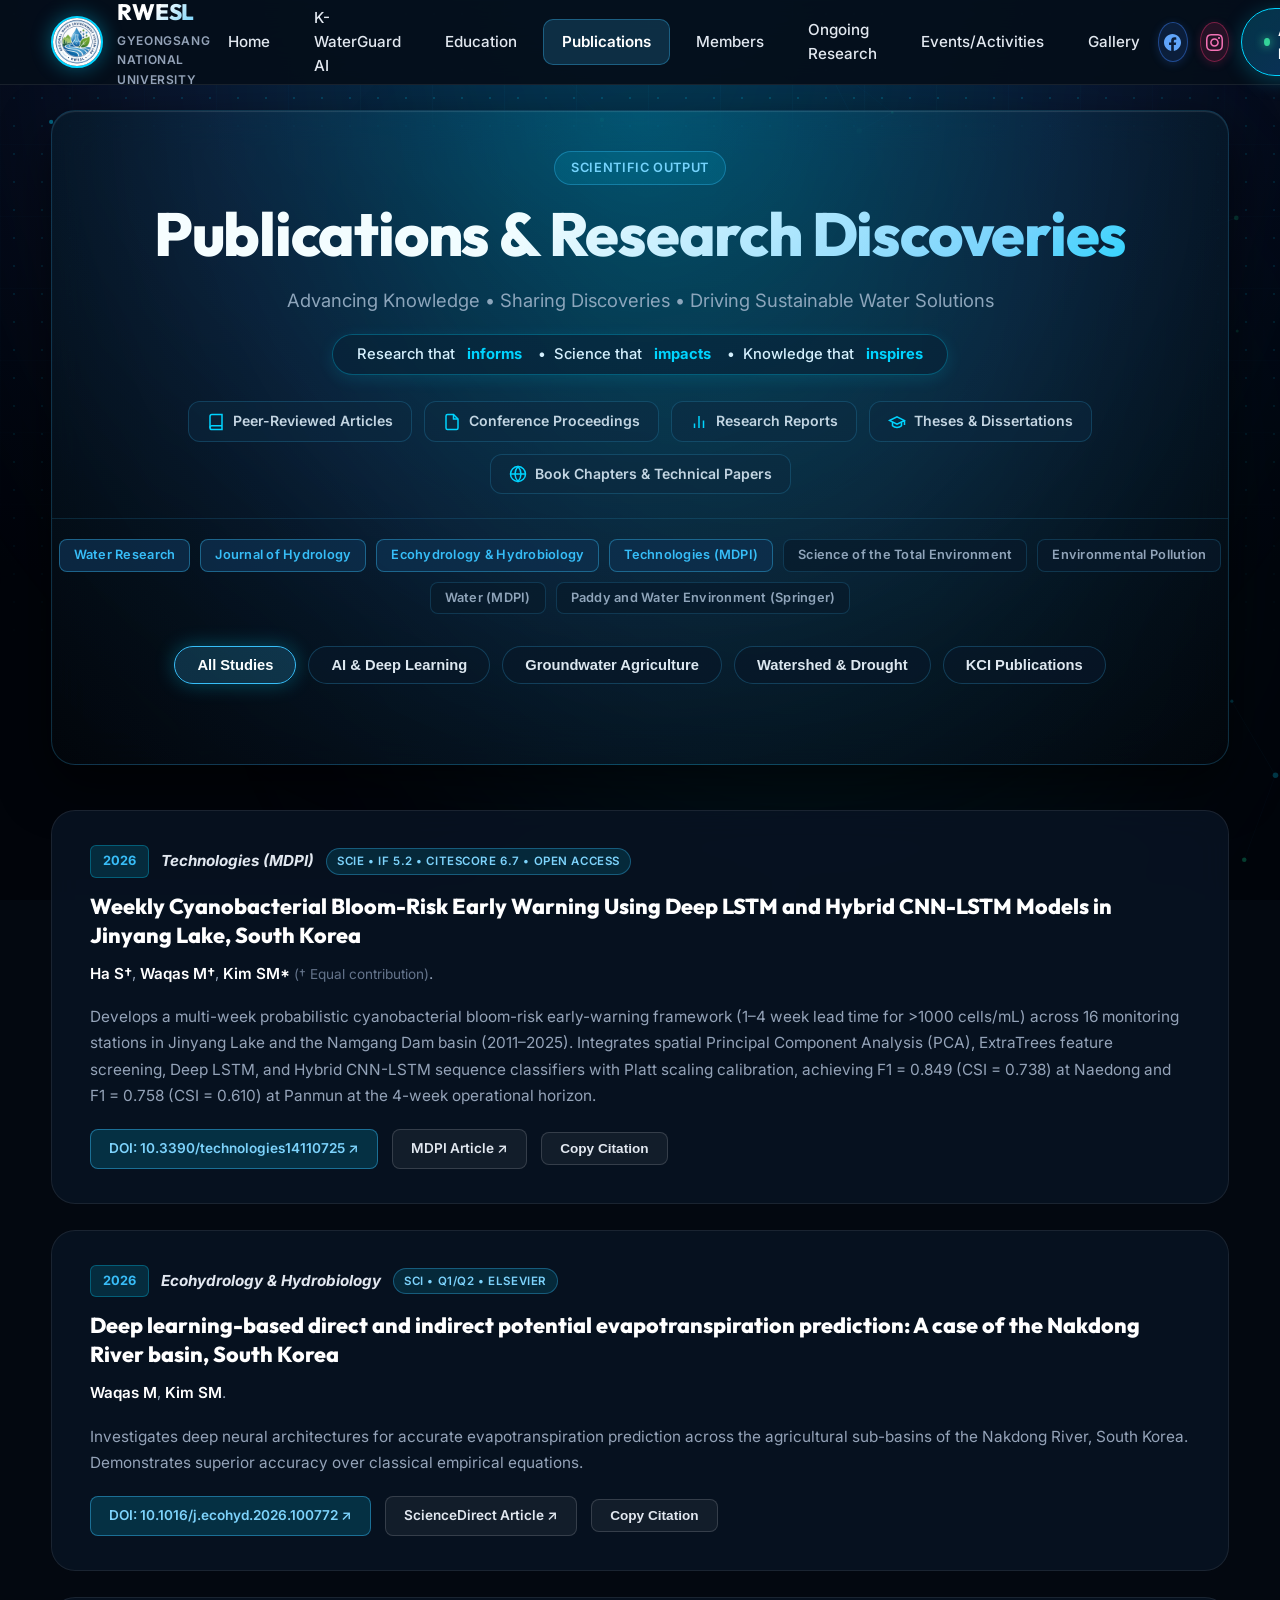
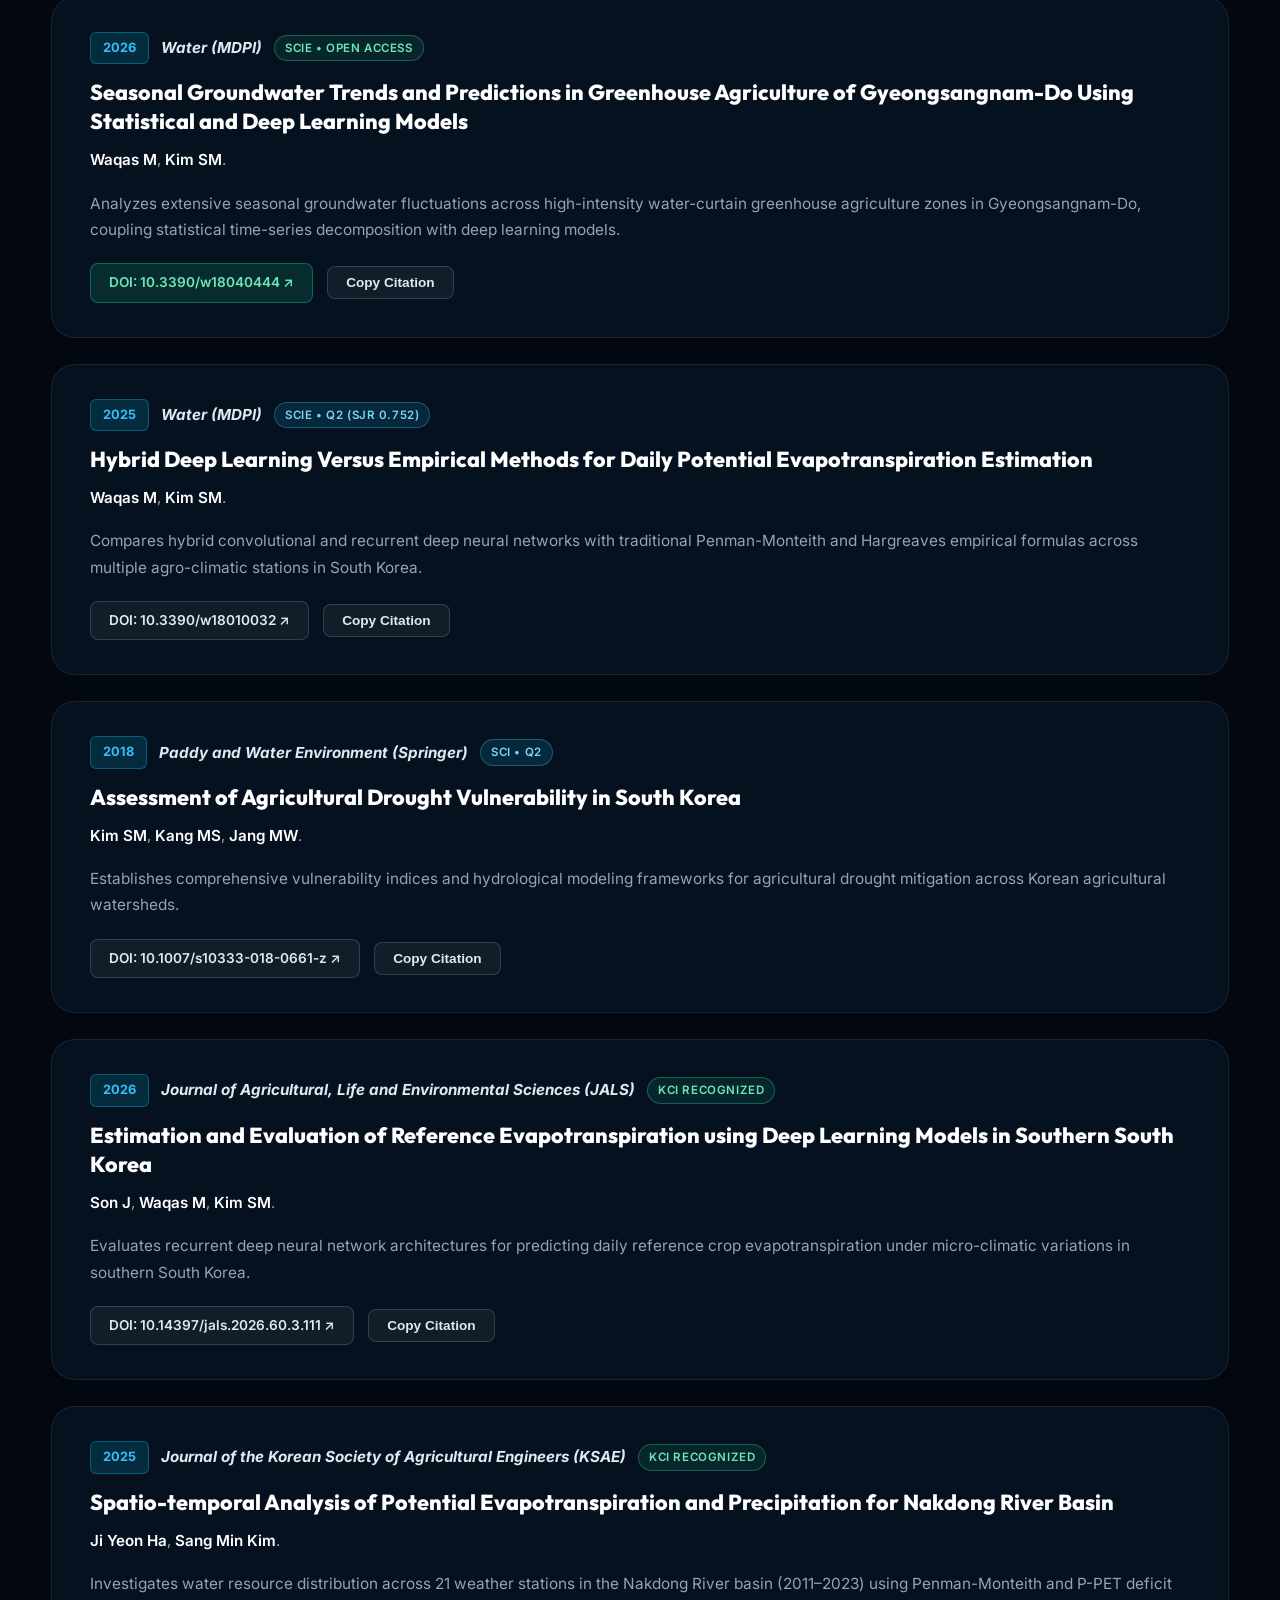
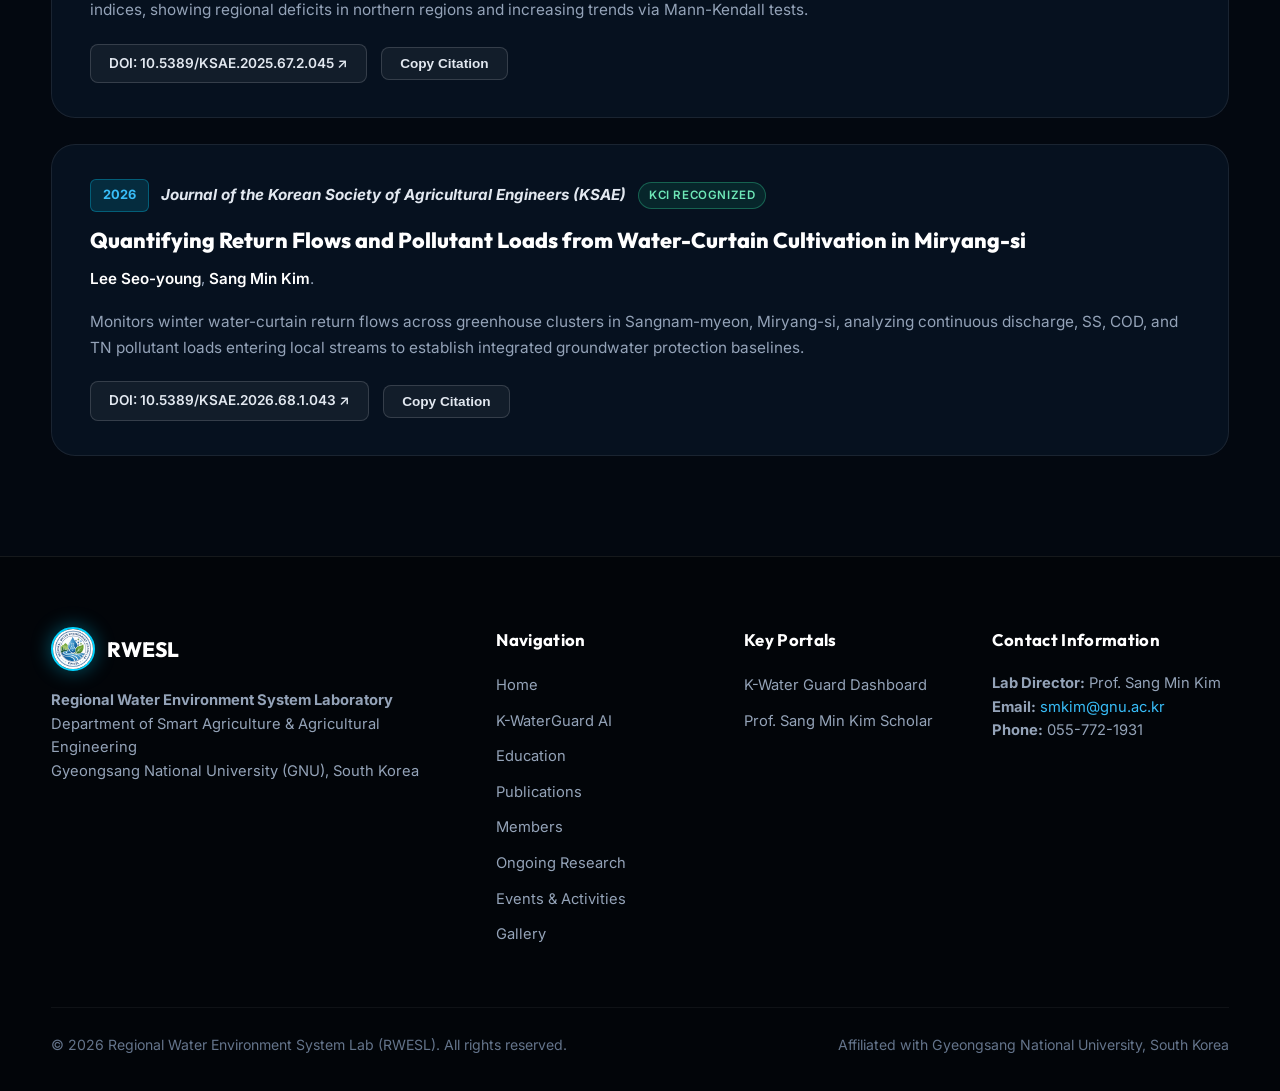
<file: publications.html>
<!DOCTYPE html>
<html lang="en">
<head>
  <meta charset="UTF-8">
  <meta name="viewport" content="width=device-width, initial-scale=1.0">
  <meta name="description" content="Peer-reviewed publications, SCI journal articles, and research contributions by the Regional Water Environment System Lab (RWESL).">
  <title>Publications | RWESL - Regional Water Environment System Lab</title>
  
  <link rel="preconnect" href="https://fonts.googleapis.com">
  <link rel="preconnect" href="https://fonts.gstatic.com" crossorigin>
  <link href="https://fonts.googleapis.com/css2?family=Inter:wght@400;500;600;700&family=Outfit:wght@500;600;700;800;900&family=Space+Grotesk:wght@500;700&display=swap" rel="stylesheet">
  <link rel="stylesheet" href="assets/css/style.css">
  <style>
    .filter-bar {
      display: flex;
      gap: 12px;
      flex-wrap: wrap;
      justify-content: center;
      margin: 25px 0 45px;
    }

    .filter-btn {
      padding: 10px 22px;
      border-radius: var(--radius-pill);
      background: var(--bg-surface);
      border: 1px solid var(--border-glass);
      color: var(--text-secondary);
      font-size: 0.92rem;
      font-weight: 600;
      cursor: pointer;
      transition: var(--transition);
    }

    .filter-btn:hover, .filter-btn.active {
      background: rgba(56, 189, 248, 0.2);
      border-color: var(--cyan);
      color: #ffffff;
      box-shadow: 0 0 20px rgba(0, 212, 255, 0.3);
    }

    .pub-list {
      display: flex;
      flex-direction: column;
      gap: 26px;
      width: 100%;
      margin: 0 auto;
    }

    .pub-card {
      background: var(--bg-surface);
      border: 1px solid var(--border-subtle);
      border-radius: var(--radius-lg);
      padding: 34px 38px;
      backdrop-filter: blur(16px);
      -webkit-backdrop-filter: blur(16px);
      transition: var(--transition);
      display: flex;
      flex-direction: column;
      position: relative;
    }

    .pub-card:hover {
      border-color: var(--border-glow);
      transform: translateY(-3px);
      box-shadow: var(--shadow-glow);
    }

    @media (max-width: 900px) {
      .pub-card {
        grid-template-columns: 1fr !important;
        padding: 24px !important;
      }
    }

    .pub-meta {
      display: flex;
      align-items: center;
      gap: 12px;
      flex-wrap: wrap;
      margin-bottom: 14px;
    }

    .pub-year {
      font-size: 0.8rem;
      font-weight: 700;
      padding: 5px 12px;
      border-radius: 6px;
      background: rgba(0, 212, 255, 0.14);
      color: var(--cyan);
      border: 1px solid rgba(0, 212, 255, 0.3);
    }

    .pub-journal {
      font-size: 0.95rem;
      font-weight: 700;
      color: #e2e8f0;
      font-style: italic;
    }

    .pub-title {
      font-family: var(--font-heading);
      font-size: 1.35rem;
      font-weight: 800;
      color: #ffffff;
      line-height: 1.35;
      margin-bottom: 12px;
    }

    .pub-authors {
      font-size: 0.95rem;
      color: var(--text-muted);
      margin-bottom: 18px;
    }

    .pub-authors strong {
      color: #ffffff;
      font-weight: 600;
    }

    .pub-actions {
      display: flex;
      gap: 14px;
      flex-wrap: wrap;
      align-items: center;
      margin-top: auto;
    }

    .pub-link-btn {
      display: inline-flex;
      align-items: center;
      gap: 6px;
      padding: 8px 18px;
      border-radius: 8px;
      background: rgba(255, 255, 255, 0.05);
      border: 1px solid rgba(255, 255, 255, 0.15);
      color: var(--text-secondary);
      text-decoration: none;
      font-size: 0.85rem;
      font-weight: 600;
      transition: var(--transition);
      cursor: pointer;
    }

    .pub-link-btn:hover {
      background: rgba(56, 189, 248, 0.18);
      border-color: var(--cyan);
      color: #ffffff;
    }

    .toast-copy {
      position: fixed;
      bottom: 24px;
      right: 24px;
      background: #10b981;
      color: #031124;
      padding: 12px 22px;
      border-radius: 10px;
      font-weight: 700;
      font-size: 0.92rem;
      box-shadow: 0 10px 30px rgba(0,0,0,0.5);
      opacity: 0;
      transform: translateY(20px);
      transition: all 0.3s ease;
      z-index: 1000;
      pointer-events: none;
    }

    .toast-copy.show {
      opacity: 1;
      transform: translateY(0);
    }
  </style>
</head>
<body>

  <!-- Full Screen Modern Hydrological & Telemetry Background -->
  <div class="page-bg-system">
    <canvas id="ambientCanvas"></canvas>
    <div class="bg-topo-overlay"></div>
    <div class="bg-radial-glow"></div>
    <div class="bg-secondary-glow"></div>
    <div class="bg-mesh-grid"></div>
  </div>

  <!-- Navigation -->
  <header class="site-header">
    <div class="container">
      <div class="nav-wrap">
        <a href="index.html" class="brand-link">
          <img src="assets/images/rwesl_logo_circle.png" alt="RWESL Logo" class="brand-logo-img">
          <div class="brand-info">
            <span class="brand-title">RWESL</span>
            <span class="brand-sub">Gyeongsang National University</span>
          </div>
        </a>

        <ul class="nav-links">
          <li class="nav-item"><a href="index.html">Home</a></li>
          <li class="nav-item"><a href="k-waterguard-ai.html">K-WaterGuard AI</a></li>
          <li class="nav-item"><a href="education.html">Education</a></li>
          <li class="nav-item active"><a href="publications.html">Publications</a></li>
          <li class="nav-item"><a href="members.html">Members</a></li>
          <li class="nav-item"><a href="ongoing-research.html">Ongoing Research</a></li>
          <li class="nav-item"><a href="events.html">Events/Activities</a></li>
          <li class="nav-item"><a href="gallery.html">Gallery</a></li>
        </ul>

        <div class="nav-actions">
          <a href="https://www.facebook.com/profile.php?id=61585237073673" target="_blank" rel="noopener noreferrer" class="btn-nav-social" title="Follow RWESL on Facebook" aria-label="RWESL Facebook Page">
            <svg width="17" height="17" viewBox="0 0 24 24" fill="currentColor">
              <path d="M24 12.073c0-6.627-5.373-12-12-12s-12 5.373-12 12c0 5.99 4.388 10.954 10.125 11.854v-8.385H7.078v-3.47h3.047V9.43c0-3.007 1.792-4.669 4.533-4.669 1.312 0 2.686.235 2.686.235v2.953H15.83c-1.491 0-1.956.925-1.956 1.874v2.25h3.328l-.532 3.47h-2.796v8.385C19.612 23.027 24 18.062 24 12.073z"/>
            </svg>
          </a>
          <a href="https://www.instagram.com/rwesl101/" target="_blank" rel="noopener noreferrer" class="btn-nav-social btn-nav-insta" title="Follow RWESL on Instagram" aria-label="RWESL Instagram Page">
            <svg width="17" height="17" viewBox="0 0 24 24" fill="currentColor">
              <path d="M12 2.163c3.204 0 3.584.012 4.85.07 3.252.148 4.771 1.691 4.919 4.919.058 1.265.069 1.645.069 4.849 0 3.205-.012 3.584-.069 4.849-.149 3.225-1.664 4.771-4.919 4.919-1.266.058-1.644.07-4.85.07-3.204 0-3.584-.012-4.849-.07-3.26-.149-4.771-1.699-4.919-4.92-.058-1.265-.07-1.644-.07-4.849 0-3.204.013-3.583.07-4.849.149-3.227 1.664-4.771 4.919-4.919 1.266-.057 1.645-.069 4.849-.069zm0-2.163c-3.259 0-3.667.014-4.947.072-4.358.2-6.78 2.618-6.98 6.98-.059 1.281-.073 1.689-.073 4.948 0 3.259.014 3.668.072 4.948.2 4.358 2.618 6.78 6.98 6.98 1.281.058 1.689.072 4.948.072 3.259 0 3.668-.014 4.948-.072 4.354-.2 6.782-2.618 6.979-6.98.059-1.28.073-1.689.073-4.948 0-3.259-.014-3.667-.072-4.947-.196-4.354-2.617-6.78-6.979-6.98-1.281-.059-1.69-.073-4.949-.073zm0 5.838c-3.403 0-6.162 2.759-6.162 6.162s2.759 6.163 6.162 6.163 6.162-2.759 6.162-6.163c0-3.403-2.759-6.162-6.162-6.162zm0 10.162c-2.209 0-4-1.79-4-4 0-2.209 1.791-4 4-4s4 1.791 4 4c0 2.21-1.791 4-4 4zm6.406-11.845c-.796 0-1.441.645-1.441 1.44s.645 1.44 1.441 1.44c.795 0 1.439-.645 1.439-1.44s-.644-1.44-1.439-1.44z"/>
            </svg>
          </a>
          <a href="https://muhammadwaqas07171991-tech.github.io/k-waterguard-dashboard/" target="_blank" rel="noopener noreferrer" class="btn-nav-agent">
            <span class="pulse-indicator"></span>
            AI Agent Dashboard
          </a>
        </div>
      </div>
    </div>
  </header>

  <main class="main-content">
    
    <!-- Publications Crisp Vector Hero Header -->
    <div class="container">
      <section class="page-hero">
        <div class="badge badge-cyan">Scientific Output</div>
        <h1 class="page-title">Publications & Research Discoveries</h1>
        <p class="page-desc">
          Advancing Knowledge • Sharing Discoveries • Driving Sustainable Water Solutions
        </p>

        <div class="hero-motto-bar">
          Research that <strong>informs</strong> &nbsp;•&nbsp; Science that <strong>impacts</strong> &nbsp;•&nbsp; Knowledge that <strong>inspires</strong>
        </div>

        <div class="hero-feature-tags">
          <div class="hero-tag-item">
            <svg width="18" height="18" viewBox="0 0 24 24" fill="none" stroke="currentColor" stroke-width="2">
              <path d="M4 19.5A2.5 2.5 0 0 1 6.5 17H20"/>
              <path d="M6.5 2H20v20H6.5A2.5 2.5 0 0 1 4 19.5v-15A2.5 2.5 0 0 1 6.5 2z"/>
            </svg>
            Peer-Reviewed Articles
          </div>
          <div class="hero-tag-item">
            <svg width="18" height="18" viewBox="0 0 24 24" fill="none" stroke="currentColor" stroke-width="2">
              <path d="M14 2H6a2 2 0 0 0-2 2v16a2 2 0 0 0 2 2h12a2 2 0 0 0 2-2V8z"/>
              <polyline points="14 2 14 8 20 8"/>
            </svg>
            Conference Proceedings
          </div>
          <div class="hero-tag-item">
            <svg width="18" height="18" viewBox="0 0 24 24" fill="none" stroke="currentColor" stroke-width="2">
              <line x1="18" y1="20" x2="18" y2="10"/>
              <line x1="12" y1="20" x2="12" y2="4"/>
              <line x1="6" y1="20" x2="6" y2="14"/>
            </svg>
            Research Reports
          </div>
          <div class="hero-tag-item">
            <svg width="18" height="18" viewBox="0 0 24 24" fill="none" stroke="currentColor" stroke-width="2">
              <path d="M22 10v6M2 10l10-5 10 5-10 5z"/>
              <path d="M6 12v5c3 3 9 3 12 0v-5"/>
            </svg>
            Theses & Dissertations
          </div>
          <div class="hero-tag-item">
            <svg width="18" height="18" viewBox="0 0 24 24" fill="none" stroke="currentColor" stroke-width="2">
              <circle cx="12" cy="12" r="10"/>
              <line x1="2" y1="12" x2="22" y2="12"/>
              <path d="M12 2a15.3 15.3 0 0 1 4 10 15.3 15.3 0 0 1-4 10 15.3 15.3 0 0 1-4-10 15.3 15.3 0 0 1 4-10z"/>
            </svg>
            Book Chapters & Technical Papers
          </div>
        </div>

        <div class="hero-journal-row">
          <span class="journal-chip highlight">Water Research</span>
          <span class="journal-chip highlight">Journal of Hydrology</span>
          <span class="journal-chip highlight">Ecohydrology & Hydrobiology</span>
          <span class="journal-chip highlight">Technologies (MDPI)</span>
          <span class="journal-chip">Science of the Total Environment</span>
          <span class="journal-chip">Environmental Pollution</span>
          <span class="journal-chip">Water (MDPI)</span>
          <span class="journal-chip">Paddy and Water Environment (Springer)</span>
        </div>

        <div class="filter-bar" style="margin-top: 32px;">
          <button class="filter-btn active" data-filter="all">All Studies</button>
          <button class="filter-btn" data-filter="ai">AI & Deep Learning</button>
          <button class="filter-btn" data-filter="groundwater">Groundwater Agriculture</button>
          <button class="filter-btn" data-filter="watershed">Watershed & Drought</button>
          <button class="filter-btn" data-filter="kci">KCI Publications</button>
        </div>
      </section>
    </div>

    <section class="section-py" style="padding-top: 10px;">
      <div class="container">
        <div class="pub-list">
          
          <!-- Publication 0: Technologies MDPI 2026 (Jinyang Lake Cyanobacterial Bloom-Risk) -->
          <div class="pub-card" data-category="ai watershed">
            <div class="pub-meta">
              <span class="pub-year">2026</span>
              <span class="pub-journal">Technologies (MDPI)</span>
              <span class="badge badge-cyan" style="font-size: 0.72rem; padding: 3px 10px;">SCIE • IF 5.2 • CiteScore 6.7 • Open Access</span>
            </div>
            <h3 class="pub-title">Weekly Cyanobacterial Bloom-Risk Early Warning Using Deep LSTM and Hybrid CNN-LSTM Models in Jinyang Lake, South Korea</h3>
            <div class="pub-authors">
              <strong>Ha S†</strong>, <strong>Waqas M†</strong>, <strong>Kim SM*</strong> <span style="font-size: 0.85rem; color: var(--text-dim);">(† Equal contribution)</span>.
            </div>
            <p style="font-size: 0.96rem; color: var(--text-muted); margin-bottom: 20px; line-height: 1.7;">
              Develops a multi-week probabilistic cyanobacterial bloom-risk early-warning framework (1–4 week lead time for &gt;1000 cells/mL) across 16 monitoring stations in Jinyang Lake and the Namgang Dam basin (2011–2025). Integrates spatial Principal Component Analysis (PCA), ExtraTrees feature screening, Deep LSTM, and Hybrid CNN-LSTM sequence classifiers with Platt scaling calibration, achieving F1 = 0.849 (CSI = 0.738) at Naedong and F1 = 0.758 (CSI = 0.610) at Panmun at the 4-week operational horizon.
            </p>
            <div class="pub-actions">
              <a href="https://doi.org/10.3390/technologies14110725" target="_blank" rel="noopener noreferrer" class="pub-link-btn" style="background: rgba(0, 212, 255, 0.16); color: #7dd3fc; border-color: rgba(56, 189, 248, 0.45);">
                DOI: 10.3390/technologies14110725 ↗
              </a>
              <a href="https://www.mdpi.com/2227-7080/14/11/725" target="_blank" rel="noopener noreferrer" class="pub-link-btn">
                MDPI Article ↗
              </a>
              <button class="pub-link-btn" onclick="copyCitation('Ha, S., Waqas, M., & Kim, S. M. (2026). Weekly Cyanobacterial Bloom-Risk Early Warning Using Deep LSTM and Hybrid CNN-LSTM Models in Jinyang Lake, South Korea. Technologies, 14(11), 725. https://doi.org/10.3390/technologies14110725')">
                Copy Citation
              </button>
            </div>
          </div>

          <!-- Publication 1: Ecohydrology & Hydrobiology -->
          <div class="pub-card" data-category="ai">
            <div class="pub-meta">
              <span class="pub-year">2026</span>
              <span class="pub-journal">Ecohydrology & Hydrobiology</span>
              <span class="badge badge-cyan" style="font-size: 0.72rem; padding: 3px 10px;">SCI • Q1/Q2 • Elsevier</span>
            </div>
            <h3 class="pub-title">Deep learning-based direct and indirect potential evapotranspiration prediction: A case of the Nakdong River basin, South Korea</h3>
            <div class="pub-authors">
              <strong>Waqas M</strong>, <strong>Kim SM</strong>.
            </div>
            <p style="font-size: 0.96rem; color: var(--text-muted); margin-bottom: 20px; line-height: 1.7;">
              Investigates deep neural architectures for accurate evapotranspiration prediction across the agricultural sub-basins of the Nakdong River, South Korea. Demonstrates superior accuracy over classical empirical equations.
            </p>
            <div class="pub-actions">
              <a href="https://doi.org/10.1016/j.ecohyd.2026.100772" target="_blank" rel="noopener noreferrer" class="pub-link-btn" style="background: rgba(0, 212, 255, 0.16); color: #7dd3fc; border-color: rgba(56, 189, 248, 0.45);">
                DOI: 10.1016/j.ecohyd.2026.100772 ↗
              </a>
              <a href="https://www.sciencedirect.com/science/article/pii/S1642359326000467" target="_blank" rel="noopener noreferrer" class="pub-link-btn">
                ScienceDirect Article ↗
              </a>
              <button class="pub-link-btn" onclick="copyCitation('Waqas M, Kim SM. Deep learning-based direct and indirect potential evapotranspiration prediction, a case of the Nakdong River basin, South Korea. Ecohydrology & Hydrobiology, 2026 26(3), 100772.')">
                Copy Citation
              </button>
            </div>
          </div>

          <!-- Publication 2: Water MDPI 2026 -->
          <div class="pub-card" data-category="groundwater">
            <div class="pub-meta">
              <span class="pub-year">2026</span>
              <span class="pub-journal">Water (MDPI)</span>
              <span class="badge badge-emerald" style="font-size: 0.72rem; padding: 3px 10px;">SCIE • Open Access</span>
            </div>
            <h3 class="pub-title">Seasonal Groundwater Trends and Predictions in Greenhouse Agriculture of Gyeongsangnam-Do Using Statistical and Deep Learning Models</h3>
            <div class="pub-authors">
              <strong>Waqas M</strong>, <strong>Kim SM</strong>.
            </div>
            <p style="font-size: 0.96rem; color: var(--text-muted); margin-bottom: 20px; line-height: 1.7;">
              Analyzes extensive seasonal groundwater fluctuations across high-intensity water-curtain greenhouse agriculture zones in Gyeongsangnam-Do, coupling statistical time-series decomposition with deep learning models.
            </p>
            <div class="pub-actions">
              <a href="https://doi.org/10.3390/w18040444" target="_blank" rel="noopener noreferrer" class="pub-link-btn" style="background: rgba(16, 185, 129, 0.16); color: #6ee7b7; border-color: rgba(16, 185, 129, 0.45);">
                DOI: 10.3390/w18040444 ↗
              </a>
              <button class="pub-link-btn" onclick="copyCitation('Waqas M, Kim SM. Seasonal Groundwater Trends and Predictions in Greenhouse Agriculture of Gyeongsangnam-Do Using Statistical and Deep Learning Models. Water. 2026; 18(4):444.')">
                Copy Citation
              </button>
            </div>
          </div>

          <!-- Publication 3: Water MDPI 2025 -->
          <div class="pub-card" data-category="ai">
            <div class="pub-meta">
              <span class="pub-year">2025</span>
              <span class="pub-journal">Water (MDPI)</span>
              <span class="badge badge-cyan" style="font-size: 0.72rem; padding: 3px 10px;">SCIE • Q2 (SJR 0.752)</span>
            </div>
            <h3 class="pub-title">Hybrid Deep Learning Versus Empirical Methods for Daily Potential Evapotranspiration Estimation</h3>
            <div class="pub-authors">
              <strong>Waqas M</strong>, <strong>Kim SM</strong>.
            </div>
            <p style="font-size: 0.96rem; color: var(--text-muted); margin-bottom: 20px; line-height: 1.7;">
              Compares hybrid convolutional and recurrent deep neural networks with traditional Penman-Monteith and Hargreaves empirical formulas across multiple agro-climatic stations in South Korea.
            </p>
            <div class="pub-actions">
              <a href="https://doi.org/10.3390/w18010032" target="_blank" rel="noopener noreferrer" class="pub-link-btn">
                DOI: 10.3390/w18010032 ↗
              </a>
              <button class="pub-link-btn" onclick="copyCitation('Waqas, M., & Kim, S. M. (2025). Hybrid Deep Learning Versus Empirical Methods for Daily Potential Evapotranspiration Estimation. Water, 18(1), 32.')">
                Copy Citation
              </button>
            </div>
          </div>

          <!-- Publication 4: Paddy and Water Environment -->
          <div class="pub-card" data-category="watershed">
            <div class="pub-meta">
              <span class="pub-year">2018</span>
              <span class="pub-journal">Paddy and Water Environment (Springer)</span>
              <span class="badge badge-cyan" style="font-size: 0.72rem; padding: 3px 10px;">SCI • Q2</span>
            </div>
            <h3 class="pub-title">Assessment of Agricultural Drought Vulnerability in South Korea</h3>
            <div class="pub-authors">
              <strong>Kim SM</strong>, <strong>Kang MS</strong>, <strong>Jang MW</strong>.
            </div>
            <p style="font-size: 0.96rem; color: var(--text-muted); margin-bottom: 20px; line-height: 1.7;">
              Establishes comprehensive vulnerability indices and hydrological modeling frameworks for agricultural drought mitigation across Korean agricultural watersheds.
            </p>
            <div class="pub-actions">
              <a href="https://doi.org/10.1007/s10333-018-0661-z" target="_blank" rel="noopener noreferrer" class="pub-link-btn">
                DOI: 10.1007/s10333-018-0661-z ↗
              </a>
              <button class="pub-link-btn" onclick="copyCitation('Kim, S. M., Kang, M. S., & Jang, M. W. (2018). Assessment of agricultural drought vulnerability in South Korea. Paddy and Water Environment, 16(4), 699-714.')">
                Copy Citation
              </button>
            </div>
          </div>

          <!-- Publication 5: JALS Reference ET -->
          <div class="pub-card" data-category="kci">
            <div class="pub-meta">
              <span class="pub-year">2026</span>
              <span class="pub-journal">Journal of Agricultural, Life and Environmental Sciences (JALS)</span>
              <span class="badge badge-emerald" style="font-size: 0.72rem; padding: 3px 10px;">KCI Recognized</span>
            </div>
            <h3 class="pub-title">Estimation and Evaluation of Reference Evapotranspiration using Deep Learning Models in Southern South Korea</h3>
            <div class="pub-authors">
              <strong>Son J</strong>, <strong>Waqas M</strong>, <strong>Kim SM</strong>.
            </div>
            <p style="font-size: 0.96rem; color: var(--text-muted); margin-bottom: 20px; line-height: 1.7;">
              Evaluates recurrent deep neural network architectures for predicting daily reference crop evapotranspiration under micro-climatic variations in southern South Korea.
            </p>
            <div class="pub-actions">
              <a href="https://doi.org/10.14397/jals.2026.60.3.111" target="_blank" rel="noopener noreferrer" class="pub-link-btn">
                DOI: 10.14397/jals.2026.60.3.111 ↗
              </a>
              <button class="pub-link-btn" onclick="copyCitation('Son, J., Waqas, M., & Kim, S. M. (2026). Estimation and Evaluation of Reference Evapotranspiration using Deep Learning Models in Southern South Korea. JALS, 60(3), 111.')">
                Copy Citation
              </button>
            </div>
          </div>

          <!-- Publication 6: KCI Nakdong River Spatio-temporal P-PET -->
          <div class="pub-card" data-category="kci">
            <div class="pub-meta">
              <span class="pub-year">2025</span>
              <span class="pub-journal">Journal of the Korean Society of Agricultural Engineers (KSAE)</span>
              <span class="badge badge-emerald" style="font-size: 0.72rem; padding: 3px 10px;">KCI Recognized</span>
            </div>
            <h3 class="pub-title">Spatio-temporal Analysis of Potential Evapotranspiration and Precipitation for Nakdong River Basin</h3>
            <div class="pub-authors">
              <strong>Ji Yeon Ha</strong>, <strong>Sang Min Kim</strong>.
            </div>
            <p style="font-size: 0.96rem; color: var(--text-muted); margin-bottom: 20px; line-height: 1.7;">
              Investigates water resource distribution across 21 weather stations in the Nakdong River basin (2011–2023) using Penman-Monteith and P-PET deficit indices, showing regional deficits in northern regions and increasing trends via Mann-Kendall tests.
            </p>
            <div class="pub-actions">
              <a href="https://doi.org/10.5389/KSAE.2025.67.2.045" target="_blank" rel="noopener noreferrer" class="pub-link-btn">
                DOI: 10.5389/KSAE.2025.67.2.045 ↗
              </a>
              <button class="pub-link-btn" onclick="copyCitation('Ha, J. Y., & Kim, S. M. (2025). Spatio-temporal Analysis of Potential Evapotranspiration and Precipitation for Nakdong River Basin. J. Korean Soc. Agric. Eng., 67(2), 45-56.')">
                Copy Citation
              </button>
            </div>
          </div>

          <!-- Publication 7: Greenhouse Water-Curtain Return Flows -->
          <div class="pub-card" data-category="groundwater">
            <div class="pub-meta">
              <span class="pub-year">2026</span>
              <span class="pub-journal">Journal of the Korean Society of Agricultural Engineers (KSAE)</span>
              <span class="badge badge-emerald" style="font-size: 0.72rem; padding: 3px 10px;">KCI Recognized</span>
            </div>
            <h3 class="pub-title">Quantifying Return Flows and Pollutant Loads from Water-Curtain Cultivation in Miryang-si</h3>
            <div class="pub-authors">
              <strong>Lee Seo-young</strong>, <strong>Sang Min Kim</strong>.
            </div>
            <p style="font-size: 0.96rem; color: var(--text-muted); margin-bottom: 20px; line-height: 1.7;">
              Monitors winter water-curtain return flows across greenhouse clusters in Sangnam-myeon, Miryang-si, analyzing continuous discharge, SS, COD, and TN pollutant loads entering local streams to establish integrated groundwater protection baselines.
            </p>
            <div class="pub-actions">
              <a href="https://doi.org/10.5389/KSAE.2026.68.1.043" target="_blank" rel="noopener noreferrer" class="pub-link-btn">
                DOI: 10.5389/KSAE.2026.68.1.043 ↗
              </a>
              <button class="pub-link-btn" onclick="copyCitation('Lee, S. Y., & Kim, S. M. (2026). Quantifying Return Flows and Pollutant Loads from Water-Curtain Cultivation. J. Korean Soc. Agric. Eng., 68(1), 43-54.')">
                Copy Citation
              </button>
            </div>
          </div>

        </div>
      </div>
    </section>
  </main>

  <div id="copyToast" class="toast-copy">Citation copied to clipboard!</div>

  <!-- Footer -->
  <footer class="site-footer">
    <div class="container">
      <div class="footer-grid">
        <div class="footer-col">
          <div style="display: flex; align-items: center; gap: 12px; margin-bottom: 18px;">
            <img src="assets/images/rwesl_logo_circle.png" alt="RWESL Logo" class="brand-logo-img" style="width: 44px; height: 44px;">
            <span style="font-family: var(--font-heading); font-weight: 800; font-size: 1.3rem; color: #fff;">RWESL</span>
          </div>
          <p>
            <strong>Regional Water Environment System Laboratory</strong><br>
            Department of Smart Agriculture & Agricultural Engineering<br>
            Gyeongsang National University (GNU), South Korea
          </p>
        </div>

        <div class="footer-col">
          <h4>Navigation</h4>
          <ul class="footer-links">
            <li><a href="index.html">Home</a></li>
            <li><a href="k-waterguard-ai.html">K-WaterGuard AI</a></li>
            <li><a href="education.html">Education</a></li>
            <li><a href="publications.html">Publications</a></li>
            <li><a href="members.html">Members</a></li>
            <li><a href="ongoing-research.html">Ongoing Research</a></li>
            <li><a href="events.html">Events & Activities</a></li>
            <li><a href="gallery.html">Gallery</a></li>
          </ul>
        </div>

        <div class="footer-col">
          <h4>Key Portals</h4>
          <ul class="footer-links">
            <li><a href="https://muhammadwaqas07171991-tech.github.io/k-waterguard-dashboard/" target="_blank">K-Water Guard Dashboard</a></li>
            <li><a href="https://scholar.google.com/citations?hl=en&user=FlIcy9gAAAAJ" target="_blank">Prof. Sang Min Kim Scholar</a></li>
          </ul>
        </div>

        <div class="footer-col">
          <h4>Contact Information</h4>
          <p>
            <strong>Lab Director:</strong> Prof. Sang Min Kim<br>
            <strong>Email:</strong> <a href="mailto:smkim@gnu.ac.kr" style="color: var(--cyan); text-decoration: none;">smkim@gnu.ac.kr</a><br>
            <strong>Phone:</strong> 055-772-1931
          </p>
        </div>
      </div>

      <div class="footer-bottom">
        <div>&copy; 2026 Regional Water Environment System Lab (RWESL). All rights reserved.</div>
        <div>Affiliated with Gyeongsang National University, South Korea</div>
      </div>
    </div>
  </footer>

  <script src="assets/js/main.js"></script>
  <script>
    function copyCitation(text) {
      navigator.clipboard.writeText(text).then(() => {
        const toast = document.getElementById('copyToast');
        toast.classList.add('show');
        setTimeout(() => toast.classList.remove('show'), 2500);
      });
    }

    document.querySelectorAll('.filter-btn').forEach(btn => {
      btn.addEventListener('click', () => {
        document.querySelectorAll('.filter-btn').forEach(b => b.classList.remove('active'));
        btn.classList.add('active');
        const filter = btn.getAttribute('data-filter');
        document.querySelectorAll('.pub-card').forEach(card => {
          const categories = (card.getAttribute('data-category') || '').split(/\s+/);
          if (filter === 'all' || categories.includes(filter)) {
            card.style.display = 'flex';
          } else {
            card.style.display = 'none';
          }
        });
      });
    });
  </script>
</body>
</html>
</file>
<file: assets/css/style.css>
/* ==========================================================================
   RWESL (Regional Water Environment System Lab) - Unified Modern Theme
   100% Full-Width Edge-to-Edge Responsive Layout (Zero Empty Margins)
   ========================================================================== */

:root {
  color-scheme: dark;
  --bg-base: #030810;
  --bg-surface: rgba(8, 20, 36, 0.82);
  --bg-elevated: #0a1b2e;
  --bg-card: rgba(10, 26, 46, 0.82);
  --bg-glass: rgba(5, 14, 26, 0.94);
  
  --border-subtle: rgba(255, 255, 255, 0.08);
  --border-glass: rgba(56, 189, 248, 0.24);
  --border-glow: rgba(56, 189, 248, 0.55);
  --border-emerald: rgba(52, 211, 153, 0.45);

  --text-primary: #ffffff;
  --text-secondary: #e2e8f0;
  --text-muted: #94a3b8;
  --text-dim: #64748b;

  --cyan: #38bdf8;
  --cyan-bright: #00d4ff;
  --cyan-glow: rgba(0, 212, 255, 0.3);
  
  --emerald: #10b981;
  --emerald-bright: #34d399;
  --emerald-glow: rgba(16, 185, 129, 0.3);

  --blue-primary: #2563eb;
  --blue-light: #60a5fa;
  --indigo: #6366f1;
  
  --font-heading: 'Outfit', -apple-system, BlinkMacSystemFont, sans-serif;
  --font-body: 'Inter', -apple-system, BlinkMacSystemFont, sans-serif;
  --font-mono: 'Space Grotesk', monospace;

  --shadow-sm: 0 4px 16px rgba(0, 0, 0, 0.4);
  --shadow-md: 0 12px 36px rgba(0, 0, 0, 0.55);
  --shadow-glow: 0 0 35px rgba(0, 212, 255, 0.22);
  --shadow-emerald: 0 0 35px rgba(16, 185, 129, 0.25);

  --radius-sm: 10px;
  --radius-md: 16px;
  --radius-lg: 24px;
  --radius-pill: 9999px;

  --transition: all 0.25s cubic-bezier(0.16, 1, 0.3, 1);
}

*, *::before, *::after {
  box-sizing: border-box;
  margin: 0;
  padding: 0;
}

html {
  scroll-behavior: smooth;
  background-color: var(--bg-base);
  width: 100%;
}

body {
  background-color: var(--bg-base);
  color: var(--text-primary);
  font-family: var(--font-body);
  font-size: 1rem;
  line-height: 1.6;
  overflow-x: hidden;
  position: relative;
  min-height: 100vh;
  width: 100%;
  -webkit-font-smoothing: antialiased;
}

/* Luminous Full-Width Background System */
.page-bg-system {
  position: fixed;
  inset: 0;
  z-index: 0;
  pointer-events: none;
  overflow: hidden;
  width: 100vw;
  height: 100vh;
  background: radial-gradient(ellipse 120% 80% at 50% -10%, #081d3d 0%, #030a17 45%, #01040a 100%);
}

/* 1. Global Interactive Telemetry Particle Canvas */
#ambientCanvas {
  position: absolute;
  inset: 0;
  width: 100%;
  height: 100%;
  pointer-events: none;
  z-index: 2;
}

/* 2. Sleek Cyber Precision Coordinate Grid (Replaces old organic topo curves) */
.bg-topo-overlay {
  position: absolute;
  inset: 0;
  width: 100%;
  height: 100%;
  background-image:
    linear-gradient(to right, rgba(56, 189, 248, 0.04) 1px, transparent 1px),
    linear-gradient(to bottom, rgba(56, 189, 248, 0.04) 1px, transparent 1px);
  background-size: 72px 72px;
  mask-image: radial-gradient(ellipse 80% 65% at 50% 30%, #000 30%, transparent 85%);
  -webkit-mask-image: radial-gradient(ellipse 80% 65% at 50% 30%, #000 30%, transparent 85%);
  z-index: 1;
  pointer-events: none;
}

/* 3. Deep Cyber Micro-Dot Matrix */
.bg-mesh-grid {
  position: absolute;
  inset: 0;
  background-image: radial-gradient(rgba(0, 212, 255, 0.18) 1.2px, transparent 1.2px);
  background-size: 28px 28px;
  mask-image: radial-gradient(ellipse 90% 70% at 50% 25%, #000 35%, transparent 88%);
  -webkit-mask-image: radial-gradient(ellipse 90% 70% at 50% 25%, #000 35%, transparent 88%);
  z-index: 1;
  pointer-events: none;
}

/* 4. Multi-Spectrum Atmospheric Aurora Glows */
.bg-radial-glow {
  position: absolute;
  top: -180px;
  left: 50%;
  transform: translateX(-50%);
  width: 1600px;
  max-width: 100vw;
  height: 900px;
  background: radial-gradient(ellipse at 50% 25%, rgba(0, 212, 255, 0.22) 0%, rgba(14, 165, 233, 0.14) 32%, rgba(99, 102, 241, 0.09) 55%, transparent 75%);
  filter: blur(100px);
  z-index: 1;
  pointer-events: none;
  animation: glow-pulse 11s ease-in-out infinite alternate;
}

.bg-secondary-glow {
  position: absolute;
  bottom: 0;
  right: -80px;
  width: 1100px;
  height: 750px;
  background: radial-gradient(circle, rgba(16, 185, 129, 0.14) 0%, rgba(6, 182, 212, 0.07) 45%, transparent 70%);
  filter: blur(130px);
  z-index: 1;
  pointer-events: none;
  animation: secondary-drift 15s ease-in-out infinite alternate;
}

@keyframes glow-pulse {
  0% { opacity: 0.75; transform: translateX(-50%) scale(1); }
  100% { opacity: 1; transform: translateX(-50%) scale(1.06); }
}

@keyframes secondary-drift {
  0% { transform: translateY(0) scale(1); }
  100% { transform: translateY(-35px) scale(1.06); }
}

.main-content {
  position: relative;
  z-index: 1;
  width: 100%;
}

/* 100% Full-Width Edge-to-Edge Container - ZERO EMPTY SIDE MARGINS ON ANY SCREEN */
.container {
  width: 100% !important;
  max-width: 100% !important;
  margin: 0 !important;
  padding: 0 clamp(24px, 4vw, 80px) !important;
  box-sizing: border-box !important;
}

/* ==========================================================================
   NAVIGATION BAR (100% Width)
   ========================================================================== */
.site-header {
  position: sticky;
  top: 0;
  z-index: 100;
  width: 100%;
  background: var(--bg-glass);
  backdrop-filter: blur(20px);
  -webkit-backdrop-filter: blur(20px);
  border-bottom: 1px solid var(--border-subtle);
  transition: var(--transition);
}

.site-header.scrolled {
  border-bottom-color: var(--border-glass);
  box-shadow: 0 10px 30px rgba(0, 0, 0, 0.6);
}

.nav-wrap {
  display: flex;
  align-items: center;
  justify-content: space-between;
  height: 84px;
  width: 100%;
}

.brand-link {
  display: flex;
  align-items: center;
  gap: 14px;
  text-decoration: none;
  color: #fff;
}

.brand-logo-img {
  width: 52px;
  height: 52px;
  border-radius: 50%;
  object-fit: cover;
  border: 2px solid var(--cyan-bright);
  box-shadow: 0 0 20px rgba(0, 212, 255, 0.4);
  background: #ffffff;
}

.brand-info {
  display: flex;
  flex-direction: column;
}

.brand-title {
  font-family: var(--font-heading);
  font-weight: 800;
  font-size: 1.4rem;
  letter-spacing: -0.01em;
  background: linear-gradient(135deg, #ffffff 40%, var(--cyan) 100%);
  -webkit-background-clip: text;
  -webkit-text-fill-color: transparent;
}

.brand-sub {
  font-size: 0.75rem;
  font-weight: 600;
  letter-spacing: 0.05em;
  color: var(--text-muted);
  text-transform: uppercase;
}

.nav-links {
  display: flex;
  align-items: center;
  gap: 8px;
  list-style: none;
}

.nav-item a {
  display: inline-block;
  padding: 10px 18px;
  border-radius: 10px;
  text-decoration: none;
  color: var(--text-secondary);
  font-size: 0.95rem;
  font-weight: 500;
  transition: var(--transition);
}

.nav-item a:hover {
  color: var(--cyan);
  background: rgba(56, 189, 248, 0.1);
}

.nav-item.active a {
  color: #ffffff;
  background: rgba(56, 189, 248, 0.18);
  border: 1px solid rgba(56, 189, 248, 0.35);
  font-weight: 600;
}

.nav-actions {
  display: flex;
  align-items: center;
  gap: 12px;
}

.btn-nav-social {
  display: inline-flex;
  align-items: center;
  justify-content: center;
  width: 40px;
  height: 40px;
  border-radius: 50%;
  background: rgba(59, 130, 246, 0.15);
  border: 1px solid rgba(59, 130, 246, 0.45);
  color: #60a5fa;
  transition: all 0.25s ease;
  text-decoration: none;
  box-shadow: 0 2px 10px rgba(59, 130, 246, 0.2);
}

.btn-nav-social:hover {
  background: #1877f2;
  border-color: #1877f2;
  color: #ffffff;
  transform: translateY(-2px);
  box-shadow: 0 4px 18px rgba(24, 119, 242, 0.55);
}

.btn-nav-insta {
  background: rgba(225, 48, 108, 0.15);
  border: 1px solid rgba(225, 48, 108, 0.45);
  color: #f472b6;
  box-shadow: 0 2px 10px rgba(225, 48, 108, 0.2);
}

.btn-nav-insta:hover {
  background: linear-gradient(45deg, #f09433 0%, #e6683c 25%, #dc2743 50%, #cc2366 75%, #bc1888 100%);
  border-color: #e1306c;
  color: #ffffff;
  transform: translateY(-2px);
  box-shadow: 0 4px 18px rgba(225, 48, 108, 0.55);
}

.btn-nav-agent {
  display: inline-flex;
  align-items: center;
  gap: 8px;
  padding: 10px 22px;
  border-radius: var(--radius-pill);
  background: linear-gradient(135deg, rgba(0, 212, 255, 0.2), rgba(37, 99, 235, 0.35));
  border: 1px solid var(--cyan-bright);
  color: #ffffff;
  text-decoration: none;
  font-size: 0.9rem;
  font-weight: 700;
  transition: var(--transition);
  box-shadow: 0 4px 20px rgba(0, 212, 255, 0.25);
}

.btn-nav-agent:hover {
  background: linear-gradient(135deg, rgba(0, 212, 255, 0.3), rgba(37, 99, 235, 0.45));
  box-shadow: 0 6px 28px rgba(0, 212, 255, 0.5);
  transform: translateY(-2px);
}

.pulse-indicator {
  width: 8px;
  height: 8px;
  border-radius: 50%;
  background-color: var(--emerald-bright);
  box-shadow: 0 0 10px var(--emerald-bright);
  animation: pulse-ring 2s infinite cubic-bezier(0.45, 0, 0.55, 1);
}

@keyframes pulse-ring {
  0%, 100% { transform: scale(1); opacity: 0.9; }
  50% { transform: scale(1.4); opacity: 1; box-shadow: 0 0 14px #34d399; }
}

/* ==========================================================================
   PAGE HERO SECTIONS (Crisp, High-Resolution Vector & Glassmorphic Hero)
   ========================================================================== */
.page-banner-wrap {
  display: none !important; /* Deprecated: Replaced by native crisp vector heroes */
}

.page-hero {
  padding: clamp(48px, 6vw, 72px) clamp(24px, 4vw, 60px);
  text-align: center;
  position: relative;
  width: 100%;
  background: radial-gradient(ellipse at 50% 0%, rgba(0, 212, 255, 0.15) 0%, rgba(15, 39, 68, 0.45) 50%, rgba(2, 6, 11, 0.85) 100%);
  border: 1px solid rgba(56, 189, 248, 0.22);
  border-radius: var(--radius-lg);
  box-shadow: 0 20px 50px rgba(0, 0, 0, 0.6), inset 0 1px 1px rgba(255, 255, 255, 0.12);
  backdrop-filter: blur(20px);
  -webkit-backdrop-filter: blur(20px);
  margin: 25px 0 35px 0;
  overflow: hidden;
}

.page-hero::before {
  content: '';
  position: absolute;
  top: -50%;
  left: -50%;
  width: 200%;
  height: 200%;
  background: radial-gradient(circle at 50% 20%, rgba(0, 212, 255, 0.08), transparent 60%);
  pointer-events: none;
}

.hero-motto-bar {
  display: inline-flex;
  align-items: center;
  justify-content: center;
  gap: 12px;
  padding: 8px 24px;
  border-radius: var(--radius-pill);
  background: rgba(8, 28, 48, 0.7);
  border: 1px solid rgba(0, 212, 255, 0.3);
  color: #e0f2fe;
  font-size: 0.92rem;
  font-weight: 500;
  margin-top: 18px;
  box-shadow: 0 4px 16px rgba(0, 212, 255, 0.12);
}

.hero-motto-bar strong {
  color: var(--cyan-bright);
}

.hero-feature-tags {
  display: flex;
  flex-wrap: wrap;
  align-items: center;
  justify-content: center;
  gap: 12px;
  margin-top: 26px;
}

.hero-tag-item {
  display: inline-flex;
  align-items: center;
  gap: 8px;
  padding: 8px 18px;
  border-radius: 12px;
  background: rgba(12, 34, 56, 0.6);
  border: 1px solid rgba(56, 189, 248, 0.2);
  color: #cbd5e1;
  font-size: 0.88rem;
  font-weight: 600;
  transition: var(--transition);
}

.hero-tag-item:hover {
  background: rgba(12, 34, 56, 0.9);
  border-color: var(--cyan-bright);
  color: #ffffff;
  transform: translateY(-2px);
}

.hero-tag-item svg {
  color: var(--cyan-bright);
}

.hero-journal-row {
  display: flex;
  flex-wrap: wrap;
  align-items: center;
  justify-content: center;
  gap: 10px;
  margin-top: 24px;
  padding-top: 20px;
  border-top: 1px solid rgba(56, 189, 248, 0.15);
}

.journal-chip {
  padding: 5px 14px;
  border-radius: 8px;
  background: rgba(8, 22, 38, 0.8);
  border: 1px solid rgba(56, 189, 248, 0.18);
  font-size: 0.8rem;
  font-weight: 600;
  color: #94a3b8;
  letter-spacing: 0.02em;
}

.journal-chip.highlight {
  color: var(--cyan);
  border-color: rgba(56, 189, 248, 0.4);
  background: rgba(14, 42, 71, 0.85);
}

/* ==========================================================================
   BUTTONS & BADGES
   ========================================================================== */
.btn {
  display: inline-flex;
  align-items: center;
  gap: 10px;
  padding: 13px 28px;
  border-radius: 12px;
  font-weight: 600;
  font-size: 0.95rem;
  text-decoration: none;
  transition: var(--transition);
  cursor: pointer;
}

.btn-primary {
  background: linear-gradient(135deg, var(--cyan-bright) 0%, #0284c7 100%);
  color: #031124;
  border: none;
  box-shadow: 0 4px 22px rgba(0, 212, 255, 0.38);
}

.btn-primary:hover {
  background: linear-gradient(135deg, #38bdf8 0%, #0369a1 100%);
  box-shadow: 0 8px 32px rgba(0, 212, 255, 0.6);
  transform: translateY(-2px);
}

.btn-secondary {
  background: rgba(12, 32, 51, 0.75);
  color: #e2e8f0;
  border: 1px solid var(--border-glass);
  backdrop-filter: blur(10px);
}

.btn-secondary:hover {
  background: rgba(18, 47, 75, 0.9);
  border-color: var(--cyan);
  color: var(--cyan);
  transform: translateY(-2px);
}

.badge {
  display: inline-flex;
  align-items: center;
  gap: 8px;
  padding: 6px 16px;
  border-radius: var(--radius-pill);
  font-size: 0.8rem;
  font-weight: 600;
  letter-spacing: 0.05em;
  text-transform: uppercase;
}

.badge-cyan {
  background: rgba(0, 212, 255, 0.12);
  color: #7dd3fc;
  border: 1px solid rgba(56, 189, 248, 0.35);
}

.badge-emerald {
  background: rgba(16, 185, 129, 0.12);
  color: #6ee7b7;
  border: 1px solid rgba(52, 211, 153, 0.35);
}

/* ==========================================================================
   CARDS & GRIDS
   ========================================================================== */
.card {
  background: var(--bg-card);
  border: 1px solid var(--border-glass);
  border-radius: var(--radius-md);
  padding: 30px;
  backdrop-filter: blur(16px);
  -webkit-backdrop-filter: blur(16px);
  transition: var(--transition);
  position: relative;
  overflow: hidden;
}

.card:hover {
  border-color: var(--border-glow);
  transform: translateY(-4px);
  box-shadow: var(--shadow-glow);
}

/* ==========================================================================
   PAGE HERO
   ========================================================================== */
.page-hero {
  padding: 40px 0 35px;
  text-align: center;
  position: relative;
  width: 100%;
}

.page-title {
  font-family: var(--font-heading);
  font-size: clamp(2.4rem, 5vw, 3.8rem);
  font-weight: 800;
  letter-spacing: -0.02em;
  line-height: 1.15;
  margin-top: 14px;
  margin-bottom: 16px;
  background: linear-gradient(135deg, #ffffff 40%, #7dd3fc 80%, var(--cyan-bright) 100%);
  -webkit-background-clip: text;
  -webkit-text-fill-color: transparent;
}

.page-desc {
  max-width: 1000px;
  margin: 0 auto;
  font-size: 1.15rem;
  color: var(--text-muted);
  line-height: 1.65;
}

/* ==========================================================================
   IMAGE SHOWCASE CARDS (For extracted diagrams, flowcharts, plots)
   ========================================================================== */
.showcase-grid {
  display: grid;
  grid-template-columns: repeat(auto-fit, minmax(420px, 1fr));
  gap: 28px;
  margin-top: 35px;
  width: 100%;
}

@media (max-width: 900px) {
  .showcase-grid {
    grid-template-columns: 1fr;
  }
}

.showcase-card {
  background: var(--bg-surface);
  border: 1px solid var(--border-subtle);
  border-radius: var(--radius-lg);
  overflow: hidden;
  display: flex;
  flex-direction: column;
  backdrop-filter: blur(16px);
  -webkit-backdrop-filter: blur(16px);
  transition: var(--transition);
}

.showcase-card:hover {
  border-color: var(--border-glow);
  transform: translateY(-4px);
  box-shadow: var(--shadow-glow);
}

.showcase-img-wrap {
  width: 100%;
  height: 320px;
  background: #02060b;
  overflow: hidden;
  position: relative;
}

.showcase-img {
  width: 100%;
  height: 100%;
  object-fit: cover;
  transition: transform 0.4s ease;
}

.showcase-card:hover .showcase-img {
  transform: scale(1.05);
}

.showcase-body {
  padding: 26px 28px;
}

.showcase-title {
  font-family: var(--font-heading);
  font-size: 1.25rem;
  font-weight: 700;
  color: #ffffff;
  margin-bottom: 8px;
}

.showcase-desc {
  font-size: 0.92rem;
  color: var(--text-muted);
  line-height: 1.6;
}

/* ==========================================================================
   FEATURED PAPERS GRAPHICS (LATEST SCI/SCIE 2026)
   ========================================================================== */
.featured-papers-grid {
  display: grid;
  grid-template-columns: repeat(2, minmax(0, 1fr));
  gap: 32px;
  width: 100%;
  margin-top: 35px;
}

@media (max-width: 1024px) {
  .featured-papers-grid {
    grid-template-columns: 1fr;
  }
}

.paper-feature-card {
  background: rgba(8, 20, 38, 0.72);
  border: 1px solid rgba(56, 189, 248, 0.22);
  border-radius: 20px;
  overflow: hidden;
  display: flex;
  flex-direction: column;
  backdrop-filter: blur(18px);
  -webkit-backdrop-filter: blur(18px);
  box-shadow: 0 20px 45px -12px rgba(0, 0, 0, 0.6), inset 0 1px 0 rgba(255, 255, 255, 0.08);
  transition: all 0.35s cubic-bezier(0.16, 1, 0.3, 1);
  position: relative;
}

.paper-feature-card:hover {
  transform: translateY(-6px);
  border-color: rgba(56, 189, 248, 0.55);
  box-shadow: 0 28px 60px -12px rgba(0, 212, 255, 0.22), inset 0 1px 0 rgba(255, 255, 255, 0.16);
}

.paper-figure-wrapper {
  position: relative;
  width: 100%;
  height: 350px;
  background: radial-gradient(ellipse at 50% 50%, #0d2547 0%, #030a17 100%);
  padding: 16px 20px;
  display: flex;
  align-items: center;
  justify-content: center;
  overflow: hidden;
  cursor: pointer;
  border-bottom: 1px solid rgba(56, 189, 248, 0.2);
}

.paper-figure-img {
  max-width: 95%;
  max-height: 95%;
  object-fit: contain;
  background: #ffffff;
  border-radius: 8px;
  padding: 6px;
  box-shadow: 0 12px 30px rgba(0, 0, 0, 0.7), 0 2px 8px rgba(0, 0, 0, 0.4);
  transition: transform 0.4s cubic-bezier(0.16, 1, 0.3, 1), box-shadow 0.4s ease;
}

.paper-feature-card:hover .paper-figure-img {
  transform: scale(1.03);
  box-shadow: 0 16px 42px rgba(0, 212, 255, 0.28), 0 4px 12px rgba(0, 0, 0, 0.5);
}

/* ==========================================================================
   FLAGSHIP PROJECT VIDEO: GREENHOUSE WATER CIRCULATION & POLLUTANT TRANSPORT
   ========================================================================== */
.project-video-section {
  position: relative;
  padding: 15px 0 50px;
  width: 100%;
}

.project-video-card {
  position: relative;
  max-width: 1020px;
  margin: 0 auto;
  border-radius: var(--radius-lg);
  overflow: hidden;
  border: 1px solid rgba(0, 212, 255, 0.45);
  background: linear-gradient(135deg, rgba(8, 22, 38, 0.9) 0%, rgba(6, 17, 30, 0.94) 100%);
  backdrop-filter: blur(20px);
  -webkit-backdrop-filter: blur(20px);
  box-shadow: 0 25px 60px -12px rgba(0, 0, 0, 0.85), 0 0 35px rgba(0, 212, 255, 0.18);
  padding: 36px 32px;
  transition: all 0.35s ease;
}

.project-video-card:hover {
  border-color: rgba(0, 212, 255, 0.7);
  box-shadow: 0 30px 75px -10px rgba(0, 0, 0, 0.92), 0 0 50px rgba(0, 212, 255, 0.28);
}

.project-video-header {
  text-align: center;
  margin-bottom: 22px;
}

.project-badge-pill {
  display: inline-flex;
  align-items: center;
  gap: 8px;
  padding: 6px 18px;
  border-radius: var(--radius-pill);
  background: rgba(3, 11, 24, 0.85);
  border: 1px solid rgba(0, 212, 255, 0.5);
  color: #38bdf8;
  font-size: 0.8rem;
  font-weight: 700;
  letter-spacing: 0.08em;
  text-transform: uppercase;
  margin-bottom: 12px;
}

.project-video-wrapper {
  position: relative;
  width: 100%;
  border-radius: var(--radius-md);
  overflow: hidden;
  background: #010409;
  border: 1px solid rgba(56, 189, 248, 0.35);
  box-shadow: 0 15px 45px rgba(0, 0, 0, 0.92);
  margin-bottom: 22px;
}

.project-video-player {
  width: 100%;
  aspect-ratio: 16 / 9;
  max-height: 560px;
  display: block;
  background: #000;
  outline: none;
  object-fit: cover;
}

/* Fullscreen & Theater Expansion */
.project-video-wrapper.theater-mode,
.broadcast-video-wrapper.theater-mode {
  position: fixed !important;
  inset: 0 !important;
  top: 0 !important;
  left: 0 !important;
  width: 100vw !important;
  height: 100vh !important;
  max-height: 100vh !important;
  border-radius: 0 !important;
  border: none !important;
  z-index: 9999999 !important;
  background: #000000 !important;
  margin: 0 !important;
  display: flex !important;
  align-items: center !important;
  justify-content: center !important;
  box-shadow: none !important;
}

.project-video-wrapper.theater-mode video,
.broadcast-video-wrapper.theater-mode video {
  max-height: 100vh !important;
  height: 100% !important;
  width: 100% !important;
  object-fit: contain !important;
}

.exit-theater-btn {
  display: none;
  position: absolute;
  top: 18px;
  right: 20px;
  z-index: 10000000;
  background: rgba(15, 23, 42, 0.9);
  border: 1px solid rgba(0, 212, 255, 0.7);
  color: #ffffff;
  padding: 8px 18px;
  border-radius: 9999px;
  font-size: 0.82rem;
  font-weight: 700;
  cursor: pointer;
  box-shadow: 0 4px 20px rgba(0,0,0,0.85);
  transition: all 0.2s ease;
  align-items: center;
  gap: 8px;
}

.project-video-wrapper.theater-mode .exit-theater-btn,
.broadcast-video-wrapper.theater-mode .exit-theater-btn {
  display: inline-flex !important;
}

.exit-theater-btn:hover {
  background: var(--primary-cyan);
  color: #030712;
  box-shadow: 0 0 20px rgba(0, 212, 255, 0.8);
}

.project-meta-grid {
  display: grid;
  grid-template-columns: repeat(4, 1fr);
  gap: 14px;
  margin-top: 18px;
}

.project-meta-item {
  background: rgba(4, 12, 22, 0.65);
  border: 1px solid rgba(255, 255, 255, 0.08);
  border-radius: var(--radius-sm);
  padding: 14px 16px;
  transition: var(--transition);
}

.project-meta-item:hover {
  border-color: rgba(0, 212, 255, 0.35);
  background: rgba(4, 16, 32, 0.8);
  transform: translateY(-2px);
}

.project-meta-label {
  font-size: 0.72rem;
  font-weight: 700;
  color: var(--text-dim);
  text-transform: uppercase;
  letter-spacing: 0.05em;
  margin-bottom: 4px;
}

.project-meta-val {
  font-size: 0.9rem;
  font-weight: 600;
  color: #ffffff;
  line-height: 1.4;
}

.project-tags-row {
  display: flex;
  flex-wrap: wrap;
  justify-content: center;
  gap: 10px;
  margin-top: 16px;
}

.project-tag-chip {
  display: inline-flex;
  align-items: center;
  gap: 6px;
  font-size: 0.78rem;
  font-weight: 600;
  color: #cbd5e1;
  background: rgba(255, 255, 255, 0.04);
  border: 1px solid rgba(255, 255, 255, 0.1);
  padding: 5px 14px;
  border-radius: var(--radius-pill);
  transition: all 0.2s ease;
}

.project-tag-chip:hover {
  color: #38bdf8;
  border-color: rgba(56, 189, 248, 0.35);
  background: rgba(56, 189, 248, 0.08);
}

@media (max-width: 860px) {
  .project-meta-grid {
    grid-template-columns: repeat(2, 1fr);
  }
}

@media (max-width: 520px) {
  .project-video-card {
    padding: 24px 18px;
  }
  .project-meta-grid {
    grid-template-columns: 1fr;
  }
}

/* ==========================================================================
   AERIAL DRONE VIDEO & FIELD TELEMETRY SHOWCASE
   ========================================================================== */
.drone-video-section {
  position: relative;
  margin: 10px 0 50px 0;
  width: 100%;
}

.drone-video-card {
  position: relative;
  max-width: 920px;
  margin: 0 auto;
  border-radius: 20px;
  overflow: hidden;
  border: 1px solid rgba(56, 189, 248, 0.32);
  background: #020712;
  box-shadow: 0 20px 50px -10px rgba(0, 0, 0, 0.8), 0 0 30px rgba(0, 212, 255, 0.1);
}

.drone-video-wrapper {
  position: relative;
  width: 100%;
  height: 380px;
  max-height: 52vh;
  overflow: hidden;
  background: #010409;
}

.drone-video-player {
  width: 100%;
  height: 100%;
  object-fit: cover;
  display: block;
}

.drone-video-wrapper::before {
  content: '';
  position: absolute;
  inset: 0;
  background: linear-gradient(180deg, rgba(2, 7, 16, 0.7) 0%, rgba(2, 7, 16, 0.08) 40%, rgba(2, 7, 16, 0.8) 100%);
  pointer-events: none;
  z-index: 2;
}

.drone-hud-top {
  position: absolute;
  top: 20px;
  left: 24px;
  right: 24px;
  display: flex;
  justify-content: space-between;
  align-items: center;
  z-index: 3;
  pointer-events: none;
}

.drone-hud-badge {
  display: inline-flex;
  align-items: center;
  gap: 8px;
  padding: 6px 16px;
  border-radius: var(--radius-pill);
  background: rgba(3, 11, 24, 0.75);
  border: 1px solid rgba(56, 189, 248, 0.4);
  backdrop-filter: blur(12px);
  color: #38bdf8;
  font-family: var(--font-mono, monospace);
  font-size: 0.78rem;
  font-weight: 700;
  letter-spacing: 0.08em;
}

.live-rec-dot {
  width: 8px;
  height: 8px;
  border-radius: 50%;
  background: #ef4444;
  box-shadow: 0 0 10px #ef4444;
  animation: pulse-red 1.5s infinite;
}

@keyframes pulse-red {
  0%, 100% { opacity: 1; transform: scale(1); }
  50% { opacity: 0.4; transform: scale(1.3); }
}

.drone-hud-coords {
  display: inline-flex;
  align-items: center;
  gap: 10px;
  padding: 6px 18px;
  border-radius: var(--radius-pill);
  background: rgba(3, 11, 24, 0.75);
  border: 1px solid rgba(255, 255, 255, 0.15);
  backdrop-filter: blur(12px);
  color: #94a3b8;
  font-family: var(--font-mono, monospace);
  font-size: 0.75rem;
  font-weight: 600;
  letter-spacing: 0.05em;
}

.hud-sep {
  color: rgba(255, 255, 255, 0.25);
}

.drone-hud-bottom {
  position: absolute;
  bottom: 24px;
  left: 28px;
  right: 28px;
  display: flex;
  justify-content: space-between;
  align-items: flex-end;
  gap: 20px;
  z-index: 3;
}

.drone-hud-info {
  max-width: 650px;
}

.drone-hud-title {
  font-family: var(--font-heading);
  font-size: clamp(1.2rem, 2.2vw, 1.6rem);
  font-weight: 800;
  color: #ffffff;
  margin: 6px 0 8px 0;
  text-shadow: 0 2px 10px rgba(0, 0, 0, 0.8);
}

.drone-hud-desc {
  font-size: 0.92rem;
  color: #cbd5e1;
  line-height: 1.55;
  text-shadow: 0 2px 8px rgba(0, 0, 0, 0.9);
  margin: 0;
}

.drone-hud-controls {
  display: flex;
  gap: 10px;
  flex-shrink: 0;
}

.drone-btn {
  display: inline-flex;
  align-items: center;
  gap: 8px;
  padding: 8px 18px;
  border-radius: var(--radius-pill);
  background: rgba(3, 15, 33, 0.85);
  border: 1px solid rgba(56, 189, 248, 0.35);
  backdrop-filter: blur(14px);
  color: #e2e8f0;
  font-size: 0.82rem;
  font-weight: 700;
  cursor: pointer;
  transition: all 0.25s ease;
}

.drone-btn:hover {
  background: rgba(14, 165, 233, 0.25);
  border-color: var(--cyan);
  color: #ffffff;
  transform: translateY(-2px);
  box-shadow: 0 4px 15px rgba(0, 212, 255, 0.3);
}

@media (max-width: 768px) {
  .drone-hud-top {
    flex-direction: column;
    align-items: flex-start;
    gap: 8px;
  }
  .drone-hud-coords {
    display: none;
  }
  .drone-hud-bottom {
    flex-direction: column;
    align-items: flex-start;
  }
  .drone-hud-controls {
    margin-top: 10px;
  }
}

/* ==========================================================================
   TELEVISION & MEDIA SPOTLIGHT: MBC GYEONGNAM BROADCAST
   ========================================================================== */
.broadcast-section {
  position: relative;
  padding: 30px 0 60px;
  width: 100%;
}

.broadcast-card {
  position: relative;
  max-width: 960px;
  margin: 0 auto;
  border-radius: var(--radius-lg);
  overflow: hidden;
  border: 1px solid rgba(56, 189, 248, 0.32);
  background: rgba(8, 20, 38, 0.75);
  backdrop-filter: blur(20px);
  -webkit-backdrop-filter: blur(20px);
  box-shadow: 0 25px 60px -12px rgba(0, 0, 0, 0.8), 0 0 35px rgba(0, 212, 255, 0.12);
  padding: 34px 30px;
  transition: all 0.35s ease;
}

.broadcast-card:hover {
  border-color: rgba(56, 189, 248, 0.6);
  box-shadow: 0 30px 70px -10px rgba(0, 0, 0, 0.9), 0 0 45px rgba(0, 212, 255, 0.2);
}

.broadcast-card-header {
  text-align: center;
  margin-bottom: 22px;
}

.broadcast-badge-pill {
  display: inline-flex;
  align-items: center;
  gap: 8px;
  padding: 6px 18px;
  border-radius: var(--radius-pill);
  background: rgba(3, 11, 24, 0.85);
  border: 1px solid rgba(56, 189, 248, 0.4);
  color: #38bdf8;
  font-size: 0.8rem;
  font-weight: 700;
  letter-spacing: 0.08em;
  text-transform: uppercase;
  margin-bottom: 12px;
}

.broadcast-video-wrapper {
  position: relative;
  width: 100%;
  border-radius: var(--radius-md);
  overflow: hidden;
  background: #010409;
  border: 1px solid rgba(56, 189, 248, 0.3);
  box-shadow: 0 15px 40px rgba(0, 0, 0, 0.9);
  margin-bottom: 22px;
}

.broadcast-video-player {
  width: 100%;
  aspect-ratio: 16 / 9;
  max-height: 520px;
  display: block;
  background: #000;
  outline: none;
}

.broadcast-meta-grid {
  display: grid;
  grid-template-columns: repeat(4, 1fr);
  gap: 14px;
  margin-top: 18px;
}

@media (max-width: 860px) {
  .broadcast-meta-grid {
    grid-template-columns: repeat(2, 1fr);
  }
}

@media (max-width: 520px) {
  .broadcast-meta-grid {
    grid-template-columns: 1fr;
  }
}

.broadcast-meta-item {
  background: rgba(4, 12, 26, 0.65);
  border: 1px solid rgba(255, 255, 255, 0.08);
  border-radius: 12px;
  padding: 14px 16px;
  transition: all 0.25s ease;
}

.broadcast-meta-item:hover {
  background: rgba(7, 19, 41, 0.85);
  border-color: rgba(56, 189, 248, 0.35);
  transform: translateY(-2px);
}

.broadcast-meta-label {
  font-size: 0.72rem;
  text-transform: uppercase;
  letter-spacing: 0.06em;
  color: var(--cyan);
  font-weight: 700;
  margin-bottom: 4px;
}

.broadcast-meta-val {
  font-size: 0.92rem;
  font-weight: 600;
  color: #f1f5f9;
}

/* ==========================================================================
   RESEARCH LEADERSHIP SPOTLIGHT (PROF. SANG MIN KIM ONLY)
   ========================================================================== */
.lead-spotlight-card {
  display: grid;
  grid-template-columns: 140px 1fr;
  gap: 30px;
  max-width: 920px;
  margin: 25px auto 0;
  background: rgba(8, 22, 42, 0.72);
  border: 1px solid rgba(56, 189, 248, 0.25);
  border-radius: 20px;
  padding: 28px 32px;
  backdrop-filter: blur(18px);
  -webkit-backdrop-filter: blur(18px);
  box-shadow: 0 20px 45px -10px rgba(0, 0, 0, 0.65), inset 0 1px 0 rgba(255, 255, 255, 0.1);
  transition: all 0.35s cubic-bezier(0.16, 1, 0.3, 1);
  align-items: center;
}

.lead-spotlight-card:hover {
  border-color: rgba(56, 189, 248, 0.55);
  transform: translateY(-4px);
  box-shadow: 0 28px 60px -12px rgba(0, 212, 255, 0.22);
}

.lead-spotlight-avatar {
  display: flex;
  flex-direction: column;
  align-items: center;
  text-align: center;
}

.lead-spotlight-img {
  width: 110px;
  height: 125px;
  object-fit: cover;
  border-radius: 14px;
  border: 2px solid var(--cyan-bright);
  box-shadow: 0 8px 20px rgba(0, 212, 255, 0.22);
}

.lead-spotlight-status {
  display: inline-flex;
  align-items: center;
  gap: 5px;
  margin-top: 10px;
  padding: 3px 10px;
  border-radius: var(--radius-pill);
  background: rgba(14, 165, 233, 0.15);
  border: 1px solid rgba(56, 189, 248, 0.35);
  color: #7dd3fc;
  font-size: 0.72rem;
  font-weight: 700;
  text-transform: uppercase;
  letter-spacing: 0.05em;
  white-space: nowrap;
}

.status-pulse-dot {
  width: 7px;
  height: 7px;
  border-radius: 50%;
  background: #10b981;
  box-shadow: 0 0 8px #10b981;
}

.lead-spotlight-info {
  display: flex;
  flex-direction: column;
}

.lead-spotlight-name {
  font-family: var(--font-heading);
  font-size: 2rem;
  font-weight: 800;
  color: #ffffff;
  margin: 6px 0 4px 0;
  letter-spacing: -0.01em;
}

.lead-spotlight-title {
  font-size: 1.05rem;
  font-weight: 700;
  color: var(--cyan);
  margin-bottom: 4px;
}

.lead-spotlight-dept {
  font-size: 0.9rem;
  color: #94a3b8;
  margin-bottom: 16px;
}

.lead-spotlight-bio {
  font-size: 0.95rem;
  color: var(--text-muted);
  line-height: 1.7;
  margin-bottom: 20px;
}

.lead-spotlight-tags {
  display: flex;
  flex-wrap: wrap;
  gap: 8px;
  margin-bottom: 24px;
}

.lead-spotlight-actions {
  display: flex;
  gap: 12px;
  flex-wrap: wrap;
  align-items: center;
}

@media (max-width: 900px) {
  .lead-spotlight-card {
    grid-template-columns: 1fr;
    text-align: center;
  }
  .lead-spotlight-avatar {
    margin-bottom: 15px;
  }
  .lead-spotlight-tags {
    justify-content: center;
  }
  .lead-spotlight-actions {
    justify-content: center;
  }
}

.figure-badge-overlay {
  position: absolute;
  top: 14px;
  right: 14px;
  z-index: 3;
  pointer-events: none;
}

.paper-feature-content {
  padding: 28px 30px;
  display: flex;
  flex-direction: column;
  flex: 1;
}

.paper-meta-row {
  display: flex;
  align-items: center;
  justify-content: space-between;
  gap: 12px;
  margin-bottom: 12px;
  flex-wrap: wrap;
}

.paper-journal-tag {
  color: #38bdf8;
  font-weight: 700;
  font-size: 0.82rem;
  letter-spacing: 0.5px;
  text-transform: uppercase;
}

.paper-feature-title {
  font-family: var(--font-heading);
  font-size: 1.28rem;
  font-weight: 700;
  color: #ffffff;
  line-height: 1.45;
  margin-bottom: 10px;
}

.paper-authors-line {
  font-size: 0.92rem;
  color: #94a3b8;
  margin-bottom: 14px;
}

.paper-authors-line strong {
  color: #e2e8f0;
}

.paper-abstract-snippet {
  font-size: 0.94rem;
  color: var(--text-muted);
  line-height: 1.65;
  margin-bottom: 24px;
  flex: 1;
}

.paper-feature-actions {
  display: flex;
  align-items: center;
  gap: 10px;
  flex-wrap: wrap;
  margin-top: auto;
}

/* ==========================================================================
   FOOTER (100% Width)
   ========================================================================== */
.site-footer {
  margin-top: 100px;
  background: #020509;
  border-top: 1px solid var(--border-subtle);
  padding: 70px 0 35px;
  position: relative;
  z-index: 2;
  width: 100%;
}

.footer-grid {
  display: grid;
  grid-template-columns: 2fr 1fr 1fr 1.2fr;
  gap: 50px;
  margin-bottom: 50px;
  width: 100%;
}

.footer-col h4 {
  font-family: var(--font-heading);
  font-size: 1.05rem;
  font-weight: 700;
  color: #ffffff;
  margin-bottom: 18px;
  letter-spacing: 0.02em;
}

.footer-col p {
  color: var(--text-muted);
  font-size: 0.92rem;
  line-height: 1.6;
  margin-bottom: 12px;
}

.footer-links {
  list-style: none;
}

.footer-links li {
  margin-bottom: 10px;
}

.footer-links a {
  color: var(--text-muted);
  text-decoration: none;
  font-size: 0.92rem;
  transition: var(--transition);
}

.footer-links a:hover {
  color: var(--cyan);
  padding-left: 4px;
}

.footer-bottom {
  padding-top: 26px;
  border-top: 1px solid rgba(255, 255, 255, 0.05);
  display: flex;
  align-items: center;
  justify-content: space-between;
  flex-wrap: wrap;
  gap: 14px;
  font-size: 0.88rem;
  color: var(--text-dim);
}

@media (max-width: 992px) {
  .nav-links, .nav-actions {
    display: none;
  }
  .footer-grid {
    grid-template-columns: 1fr 1fr;
  }
}

@media (max-width: 640px) {
  .footer-grid {
    grid-template-columns: 1fr;
  }
  .footer-bottom {
    flex-direction: column;
    text-align: center;
  }
}

/* DAD Analysis Screen Cards Hover Effects */
.dad-screen-item:hover {
  transform: translateY(-4px);
  border-color: rgba(56, 189, 248, 0.6) !important;
  box-shadow: 0 14px 30px rgba(0, 212, 255, 0.18);
}
.dad-screen-item:hover .dad-img-hover {
  transform: scale(1.06);
}
</file>
